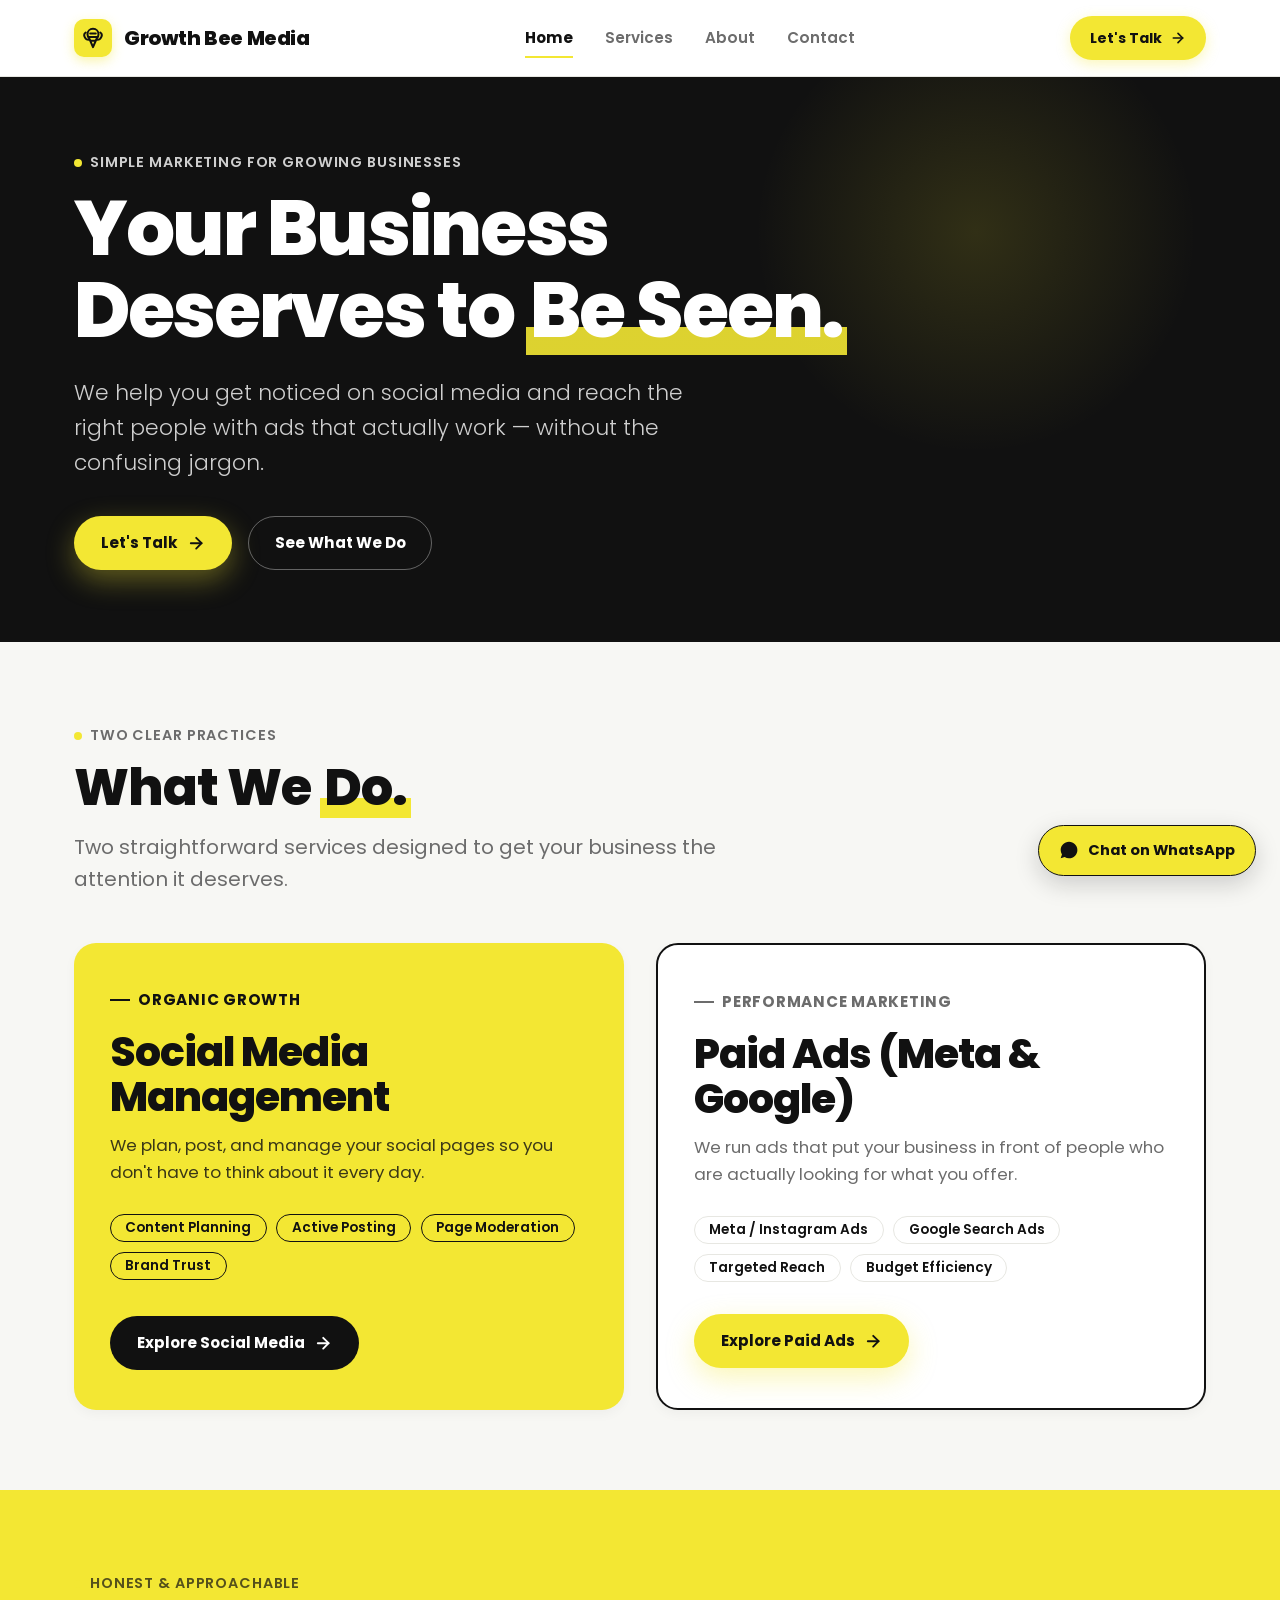
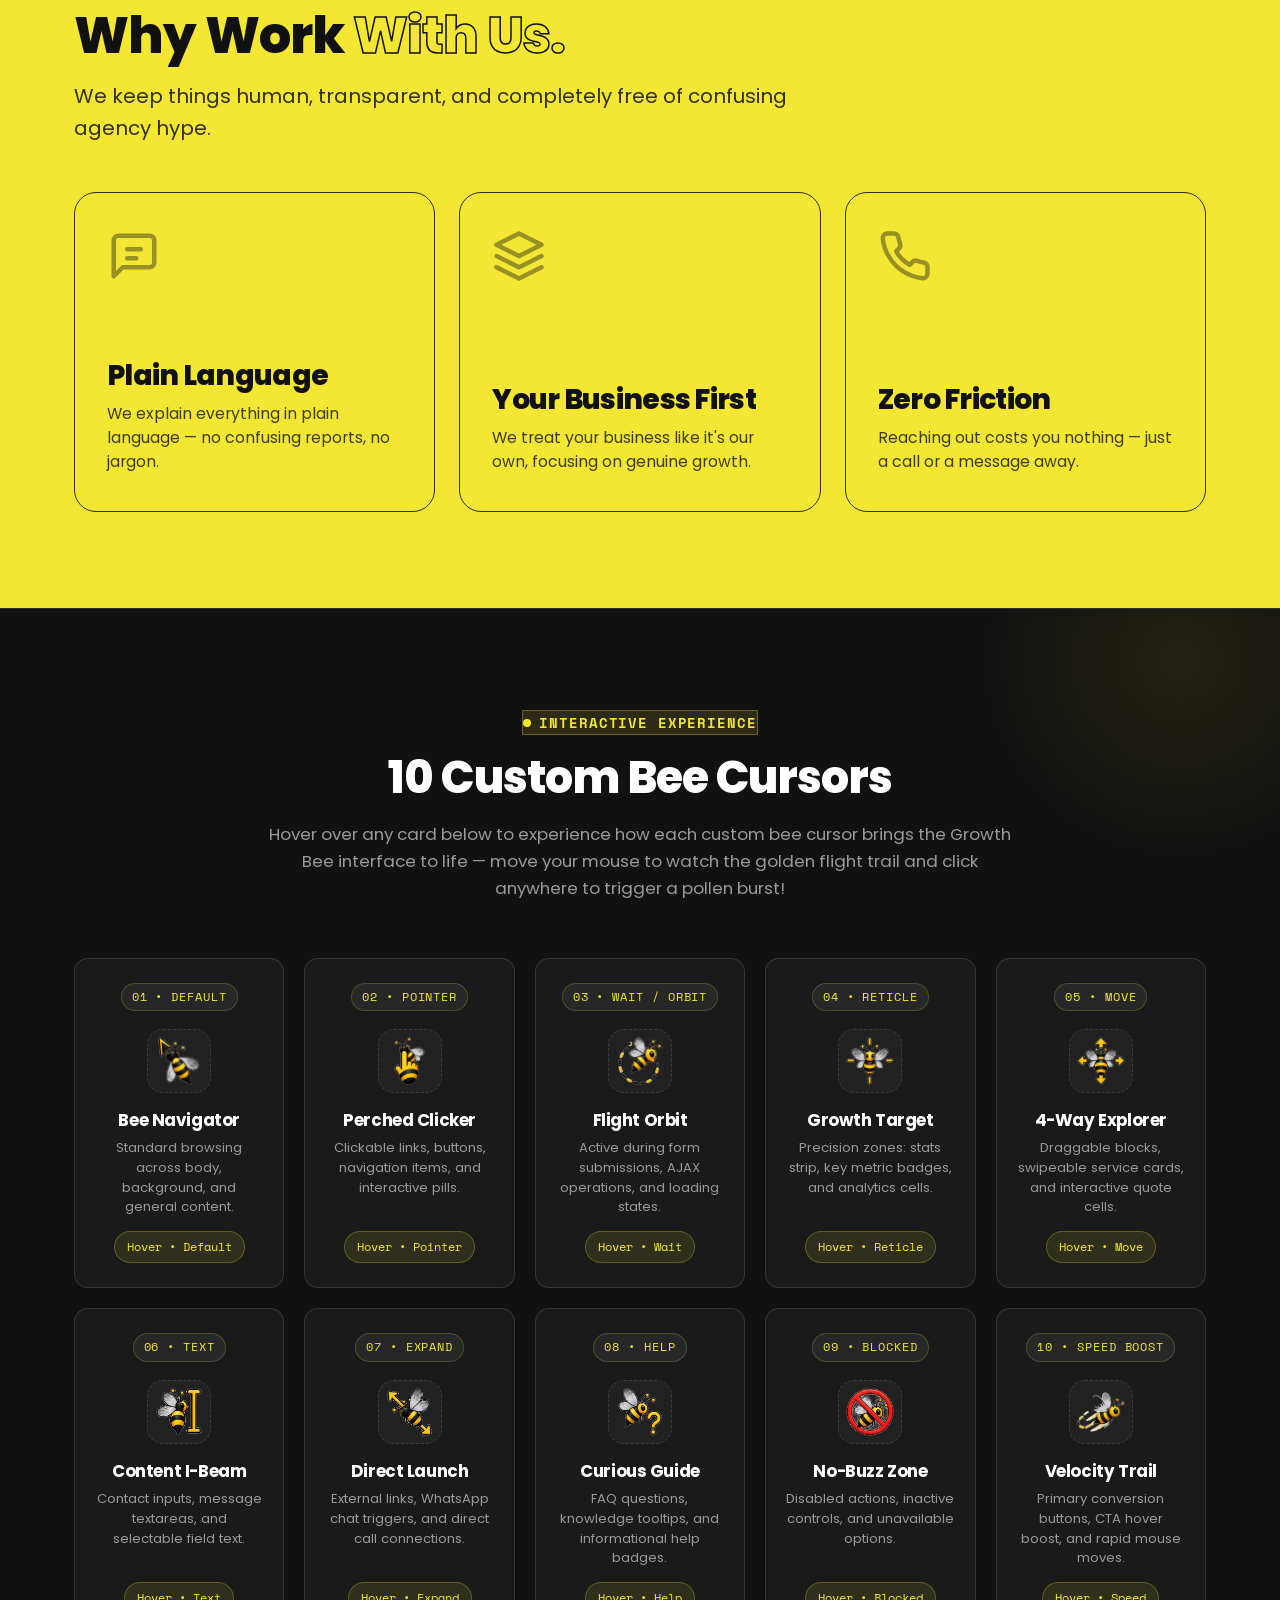
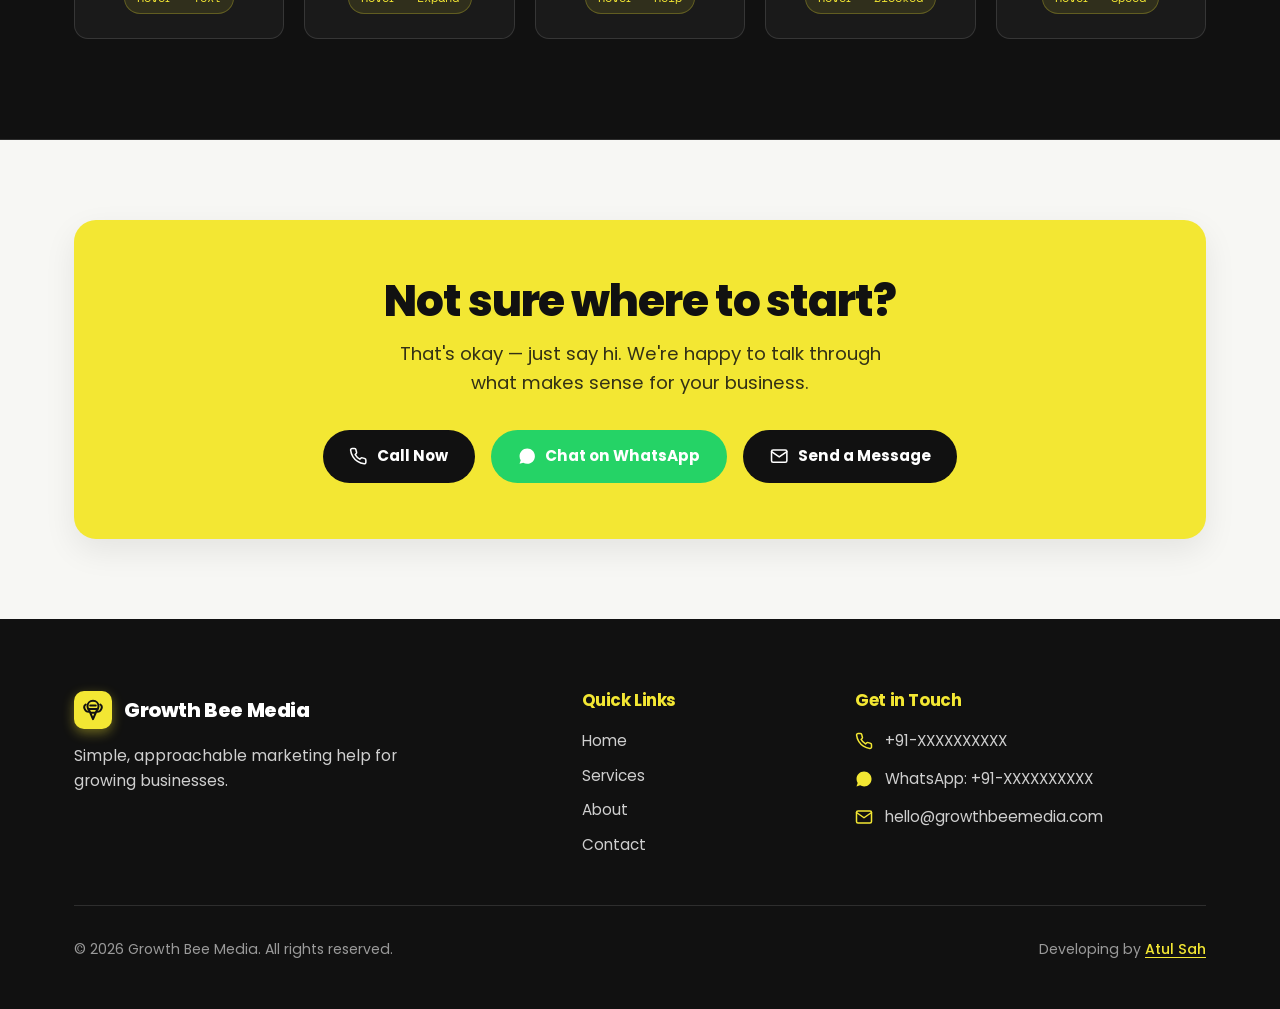
<file: index.html>
<!DOCTYPE html>
<html lang="en">
<head>
  <meta charset="UTF-8">
  <meta name="viewport" content="width=device-width, initial-scale=1.0">
  <title>Growth Bee Media — Social Media Management & Paid Ads for Growing Businesses</title>
  <meta name="description" content="Friendly, jargon-free social media management and paid ads for local businesses, D2C brands, and creators. We help your business get noticed.">
  
  <!-- Google Fonts: Poppins & Space Mono -->
  <link rel="preconnect" href="https://fonts.googleapis.com">
  <link rel="preconnect" href="https://fonts.gstatic.com" crossorigin>
  <link href="https://fonts.googleapis.com/css2?family=Poppins:wght@300;400;500;600;700;800;900&family=Space+Mono:wght@400;700&display=swap" rel="stylesheet">
  
  <!-- Favicon -->
  <link rel="icon" type="image/svg+xml" href="images/favicon.svg">
  
  <!-- Global Stylesheet -->
  <link rel="stylesheet" href="css/style.css">
</head>
<body>

  <!-- Site Header -->
  <header class="site-header">
    <div class="wrap header-row">
      <!-- Brand Wordmark / Logo -->
      <a href="index.html" class="brand-logo" aria-label="Growth Bee Media Home">
        <div class="brand-icon">
          <!-- Geometric Bee SVG Icon -->
          <svg viewBox="0 0 24 24" fill="none" stroke="currentColor" stroke-width="2.2" stroke-linecap="round" stroke-linejoin="round">
            <path d="M12 2C8.5 2 6 4.5 6 8c0 2 .8 3.8 2.2 5.1L12 22l3.8-8.9C17.2 11.8 18 10 18 8c0-3.5-2.5-6-6-6z"/>
            <path d="M9 7h6"/>
            <path d="M8 11h8"/>
            <path d="M10 15h4"/>
            <path d="M4 6c-1.5 1-2 3-1 5 1.5 3 4 3 4 3"/>
            <path d="M20 6c1.5 1 2 3 1 5-1.5 3-4 3-4 3"/>
          </svg>
        </div>
        <span>Growth Bee Media</span>
      </a>

      <!-- Desktop Navigation -->
      <nav class="nav-menu" aria-label="Primary Navigation">
        <a href="index.html" class="nav-link active">Home</a>
        <a href="services.html" class="nav-link">Services</a>
        <a href="about.html" class="nav-link">About</a>
        <a href="contact.html" class="nav-link">Contact</a>
      </nav>

      <!-- Header Actions -->
      <div class="header-actions">
        <a href="contact.html" class="btn-header-cta" aria-label="Call or WhatsApp Growth Bee Media">
          <span>Let's Talk</span>
          <svg viewBox="0 0 24 24" fill="none" stroke="currentColor" stroke-width="2.5" stroke-linecap="round" stroke-linejoin="round">
            <line x1="5" y1="12" x2="19" y2="12"/>
            <polyline points="12 5 19 12 12 19"/>
          </svg>
        </a>

        <!-- Mobile Toggle Button -->
        <button type="button" class="nav-toggle-btn" id="navToggleBtn" aria-label="Toggle navigation menu" aria-expanded="false">
          <svg class="icon-hamburger" viewBox="0 0 24 24" fill="none" stroke="currentColor" stroke-width="2" stroke-linecap="round" stroke-linejoin="round">
            <line x1="3" y1="12" x2="21" y2="12"/>
            <line x1="3" y1="6" x2="21" y2="6"/>
            <line x1="3" y1="18" x2="21" y2="18"/>
          </svg>
          <svg class="icon-close" style="display: none;" viewBox="0 0 24 24" fill="none" stroke="currentColor" stroke-width="2" stroke-linecap="round" stroke-linejoin="round">
            <line x1="18" y1="6" x2="6" y2="18"/>
            <line x1="6" y1="6" x2="18" y2="18"/>
          </svg>
        </button>
      </div>
    </div>

    <!-- Mobile Drawer Menu -->
    <div class="mobile-nav-drawer" id="mobileNavDrawer">
      <nav class="mobile-nav-links">
        <a href="index.html" class="active">Home</a>
        <a href="services.html">Services</a>
        <a href="about.html">About</a>
        <a href="contact.html">Contact</a>
      </nav>
      <div class="mobile-nav-actions">
        <a href="https://wa.me/91XXXXXXXXXX?text=Hi!%20I'm%20interested%20in%20Growth%20Bee%20Media's%20services%20—%20can%20we%20talk?" class="btn btn-whatsapp btn-full" target="_blank" rel="noopener">
          <svg viewBox="0 0 24 24" fill="currentColor">
            <path d="M17.472 14.382c-.301-.15-1.78-.878-2.056-.978-.276-.1-.477-.15-.678.15-.2.3-.778.978-.954 1.179-.175.2-.351.226-.652.075-.301-.15-1.272-.469-2.423-1.496-.895-.798-1.5-1.783-1.676-2.084-.175-.301-.019-.464.132-.614.136-.135.301-.351.451-.527.15-.175.2-.301.3-.501.1-.2.05-.376-.025-.526-.075-.15-.678-1.636-.929-2.242-.244-.59-.493-.51-.678-.52l-.578-.01c-.2 0-.527.075-.803.376s-1.054 1.03-1.054 2.51 1.079 2.91 1.23 3.11c.15.201 2.124 3.243 5.145 4.548.719.311 1.28.497 1.718.636.722.23 1.379.197 1.899.12.579-.087 1.78-.727 2.03-1.43.251-.703.251-1.305.176-1.43-.076-.126-.276-.201-.577-.352zM12.04 2C6.51 2 2.02 6.49 2.02 12.02c0 1.95.56 3.77 1.54 5.31L2 22l4.81-1.52a9.98 9.98 0 0 0 5.23 1.48c5.53 0 10.02-4.49 10.02-10.02S17.57 2 12.04 2z"/>
          </svg>
          <span>Chat on WhatsApp</span>
        </a>
        <a href="tel:+91XXXXXXXXXX" class="btn btn-ghost-dark btn-full">
          <svg viewBox="0 0 24 24" fill="none" stroke="currentColor" stroke-width="2" stroke-linecap="round" stroke-linejoin="round">
            <path d="M22 16.92v3a2 2 0 0 1-2.18 2 19.79 19.79 0 0 1-8.63-3.07 19.5 19.5 0 0 1-6-6 19.79 19.79 0 0 1-3.07-8.67A2 2 0 0 1 4.11 2h3a2 2 0 0 1 2 1.72 12.84 12.84 0 0 0 .7 2.81 2 2 0 0 1-.45 2.11L8.09 9.91a16 16 0 0 0 6 6l1.27-1.27a2 2 0 0 1 2.11-.45 12.84 12.84 0 0 0 2.81.7A2 2 0 0 1 22 16.92z"/>
          </svg>
          <span>Call Us Now</span>
        </a>
      </div>
    </div>
  </header>

  <main>
    <!-- High-Impact Dark Hero Section -->
    <section class="hero">
      <div class="hero-glow"></div>
      <div class="wrap">
        <div class="hero-content">
          <div class="eyebrow dark">
            <span>Simple Marketing For Growing Businesses</span>
          </div>

          <h1 class="hero-title">
            Your Business Deserves to <span class="y-highlight">Be Seen.</span>
          </h1>

          <p class="hero-lead">
            We help you get noticed on social media and reach the right people with ads that actually work — without the confusing jargon.
          </p>

          <div class="btn-group">
            <a href="contact.html" class="btn btn-yellow">
              <span>Let's Talk</span>
              <svg viewBox="0 0 24 24" fill="none" stroke="currentColor" stroke-width="2.5" stroke-linecap="round" stroke-linejoin="round">
                <line x1="5" y1="12" x2="19" y2="12"/>
                <polyline points="12 5 19 12 12 19"/>
              </svg>
            </a>

            <a href="services.html" class="btn btn-ghost-white">
              <span>See What We Do</span>
            </a>
          </div>
        </div>
      </div>
    </section>

    <!-- Services (Two Core Practices) -->
    <section class="section">
      <div class="wrap">
        <div class="eyebrow">Two Clear Practices</div>
        <h2 class="sec-title">What We <span class="y-highlight">Do.</span></h2>
        <p class="lead">Two straightforward services designed to get your business the attention it deserves.</p>

        <div class="practice-grid">
          <!-- Practice Card 1: Electric Brand Yellow (SMM) -->
          <div class="practice-card hive-yellow">
            <div>
              <div class="practice-kicker">Organic Growth</div>
              <h3>Social Media Management</h3>
              <p>We plan, post, and manage your social pages so you don't have to think about it every day.</p>
              
              <div class="practice-tags">
                <span class="tag-pill dark-outline">Content Planning</span>
                <span class="tag-pill dark-outline">Active Posting</span>
                <span class="tag-pill dark-outline">Page Moderation</span>
                <span class="tag-pill dark-outline">Brand Trust</span>
              </div>
            </div>

            <a href="services.html#smm" class="btn btn-dark">
              <span>Explore Social Media</span>
              <svg viewBox="0 0 24 24" fill="none" stroke="currentColor" stroke-width="2.5" stroke-linecap="round" stroke-linejoin="round">
                <line x1="5" y1="12" x2="19" y2="12"/>
                <polyline points="12 5 19 12 12 19"/>
              </svg>
            </a>
          </div>

          <!-- Practice Card 2: Field Grid Card (Paid Ads) -->
          <div class="practice-card field-grid">
            <div>
              <div class="practice-kicker" style="color: var(--gray);">Performance Marketing</div>
              <h3>Paid Ads (Meta & Google)</h3>
              <p>We run ads that put your business in front of people who are actually looking for what you offer.</p>

              <div class="practice-tags">
                <span class="tag-pill white-fill">Meta / Instagram Ads</span>
                <span class="tag-pill white-fill">Google Search Ads</span>
                <span class="tag-pill white-fill">Targeted Reach</span>
                <span class="tag-pill white-fill">Budget Efficiency</span>
              </div>
            </div>

            <a href="services.html#ads" class="btn btn-yellow">
              <span>Explore Paid Ads</span>
              <svg viewBox="0 0 24 24" fill="none" stroke="currentColor" stroke-width="2.5" stroke-linecap="round" stroke-linejoin="round">
                <line x1="5" y1="12" x2="19" y2="12"/>
                <polyline points="12 5 19 12 12 19"/>
              </svg>
            </a>
          </div>
        </div>
      </div>
    </section>

    <!-- "Wired For Growth" / Why Work With Us Section -->
    <section class="wired-section">
      <div class="wrap">
        <div class="eyebrow" style="color: rgba(17,17,17,0.7);">Honest & Approachable</div>
        <h2 class="sec-title">Why Work <span class="hollow-text">With Us.</span></h2>
        <p class="lead" style="color: rgba(17,17,17,0.85);">We keep things human, transparent, and completely free of confusing agency hype.</p>

        <div class="wired-grid">
          <!-- Cell 1 -->
          <div class="wired-cell">
            <div class="wired-icon-art">
              <svg viewBox="0 0 24 24" fill="none" stroke="currentColor" stroke-width="2" stroke-linecap="round" stroke-linejoin="round">
                <path d="M21 15a2 2 0 0 1-2 2H7l-4 4V5a2 2 0 0 1 2-2h14a2 2 0 0 1 2 2z"/>
                <line x1="9" y1="9" x2="15" y2="9"/>
                <line x1="9" y1="13" x2="13" y2="13"/>
              </svg>
            </div>
            <div>
              <h3 class="wired-cell-title">Plain Language</h3>
              <p class="wired-cell-copy">We explain everything in plain language — no confusing reports, no jargon.</p>
            </div>
          </div>

          <!-- Cell 2 -->
          <div class="wired-cell">
            <div class="wired-icon-art">
              <svg viewBox="0 0 24 24" fill="none" stroke="currentColor" stroke-width="2" stroke-linecap="round" stroke-linejoin="round">
                <path d="M12 2L2 7l10 5 10-5-10-5zM2 17l10 5 10-5M2 12l10 5 10-5"/>
              </svg>
            </div>
            <div>
              <h3 class="wired-cell-title">Your Business First</h3>
              <p class="wired-cell-copy">We treat your business like it's our own, focusing on genuine growth.</p>
            </div>
          </div>

          <!-- Cell 3 -->
          <div class="wired-cell">
            <div class="wired-icon-art">
              <svg viewBox="0 0 24 24" fill="none" stroke="currentColor" stroke-width="2" stroke-linecap="round" stroke-linejoin="round">
                <path d="M22 16.92v3a2 2 0 0 1-2.18 2 19.79 19.79 0 0 1-8.63-3.07 19.5 19.5 0 0 1-6-6 19.79 19.79 0 0 1-3.07-8.67A2 2 0 0 1 4.11 2h3a2 2 0 0 1 2 1.72 12.84 12.84 0 0 0 .7 2.81 2 2 0 0 1-.45 2.11L8.09 9.91a16 16 0 0 0 6 6l1.27-1.27a2 2 0 0 1 2.11-.45 12.84 12.84 0 0 0 2.81.7A2 2 0 0 1 22 16.92z"/>
              </svg>
            </div>
            <div>
              <h3 class="wired-cell-title">Zero Friction</h3>
              <p class="wired-cell-copy">Reaching out costs you nothing — just a call or a message away.</p>
            </div>
          </div>
        </div>
      </div>
    </section>

    <!-- Interactive 10 Bee Cursor Showcase / Sandbox -->
    <section class="cursor-showcase-section" id="bee-cursors">
      <div class="wrap">
        <div class="cursor-showcase-header">
          <div class="eyebrow mono">Interactive Experience</div>
          <h2>10 Custom Bee Cursors</h2>
          <p>Hover over any card below to experience how each custom bee cursor brings the Growth Bee interface to life — move your mouse to watch the golden flight trail and click anywhere to trigger a pollen burst!</p>
        </div>

        <div class="cursor-showcase-grid">
          <!-- 1. Default -->
          <div class="cursor-card" data-cursor="default">
            <span class="cursor-card-badge">01 &bull; Default</span>
            <div class="cursor-card-img-wrap">
              <img src="images/cursors/cursor-default-hd.png" alt="Default Bee Cursor">
            </div>
            <h3 class="cursor-card-title">Bee Navigator</h3>
            <p class="cursor-card-desc">Standard browsing across body, background, and general content.</p>
            <span class="cursor-card-trigger">Hover &bull; Default</span>
          </div>

          <!-- 2. Pointer -->
          <div class="cursor-card" data-cursor="pointer">
            <span class="cursor-card-badge">02 &bull; Pointer</span>
            <div class="cursor-card-img-wrap">
              <img src="images/cursors/cursor-pointer-hd.png" alt="Pointer Bee Cursor">
            </div>
            <h3 class="cursor-card-title">Perched Clicker</h3>
            <p class="cursor-card-desc">Clickable links, buttons, navigation items, and interactive pills.</p>
            <span class="cursor-card-trigger">Hover &bull; Pointer</span>
          </div>

          <!-- 3. Wait -->
          <div class="cursor-card" data-cursor="wait">
            <span class="cursor-card-badge">03 &bull; Wait / Orbit</span>
            <div class="cursor-card-img-wrap">
              <img src="images/cursors/cursor-wait-hd.png" alt="Wait Bee Cursor">
            </div>
            <h3 class="cursor-card-title">Flight Orbit</h3>
            <p class="cursor-card-desc">Active during form submissions, AJAX operations, and loading states.</p>
            <span class="cursor-card-trigger">Hover &bull; Wait</span>
          </div>

          <!-- 4. Crosshair -->
          <div class="cursor-card" data-cursor="crosshair">
            <span class="cursor-card-badge">04 &bull; Reticle</span>
            <div class="cursor-card-img-wrap">
              <img src="images/cursors/cursor-crosshair-hd.png" alt="Crosshair Bee Cursor">
            </div>
            <h3 class="cursor-card-title">Growth Target</h3>
            <p class="cursor-card-desc">Precision zones: stats strip, key metric badges, and analytics cells.</p>
            <span class="cursor-card-trigger">Hover &bull; Reticle</span>
          </div>

          <!-- 5. Move -->
          <div class="cursor-card" data-cursor="move">
            <span class="cursor-card-badge">05 &bull; Move</span>
            <div class="cursor-card-img-wrap">
              <img src="images/cursors/cursor-move-hd.png" alt="Move Bee Cursor">
            </div>
            <h3 class="cursor-card-title">4-Way Explorer</h3>
            <p class="cursor-card-desc">Draggable blocks, swipeable service cards, and interactive quote cells.</p>
            <span class="cursor-card-trigger">Hover &bull; Move</span>
          </div>

          <!-- 6. Text -->
          <div class="cursor-card" data-cursor="text">
            <span class="cursor-card-badge">06 &bull; Text</span>
            <div class="cursor-card-img-wrap">
              <img src="images/cursors/cursor-text-hd.png" alt="Text Bee Cursor">
            </div>
            <h3 class="cursor-card-title">Content I-Beam</h3>
            <p class="cursor-card-desc">Contact inputs, message textareas, and selectable field text.</p>
            <span class="cursor-card-trigger">Hover &bull; Text</span>
          </div>

          <!-- 7. Expand -->
          <div class="cursor-card" data-cursor="expand">
            <span class="cursor-card-badge">07 &bull; Expand</span>
            <div class="cursor-card-img-wrap">
              <img src="images/cursors/cursor-expand-hd.png" alt="Expand Bee Cursor">
            </div>
            <h3 class="cursor-card-title">Direct Launch</h3>
            <p class="cursor-card-desc">External links, WhatsApp chat triggers, and direct call connections.</p>
            <span class="cursor-card-trigger">Hover &bull; Expand</span>
          </div>

          <!-- 8. Help -->
          <div class="cursor-card" data-cursor="help">
            <span class="cursor-card-badge">08 &bull; Help</span>
            <div class="cursor-card-img-wrap">
              <img src="images/cursors/cursor-help-hd.png" alt="Help Bee Cursor">
            </div>
            <h3 class="cursor-card-title">Curious Guide</h3>
            <p class="cursor-card-desc">FAQ questions, knowledge tooltips, and informational help badges.</p>
            <span class="cursor-card-trigger">Hover &bull; Help</span>
          </div>

          <!-- 9. Not-Allowed -->
          <div class="cursor-card" data-cursor="not-allowed">
            <span class="cursor-card-badge">09 &bull; Blocked</span>
            <div class="cursor-card-img-wrap">
              <img src="images/cursors/cursor-not-allowed-hd.png" alt="Blocked Bee Cursor">
            </div>
            <h3 class="cursor-card-title">No-Buzz Zone</h3>
            <p class="cursor-card-desc">Disabled actions, inactive controls, and unavailable options.</p>
            <span class="cursor-card-trigger">Hover &bull; Blocked</span>
          </div>

          <!-- 10. Speed -->
          <div class="cursor-card" data-cursor="speed">
            <span class="cursor-card-badge">10 &bull; Speed Boost</span>
            <div class="cursor-card-img-wrap">
              <img src="images/cursors/cursor-speed-hd.png" alt="Speed Boost Bee Cursor">
            </div>
            <h3 class="cursor-card-title">Velocity Trail</h3>
            <p class="cursor-card-desc">Primary conversion buttons, CTA hover boost, and rapid mouse moves.</p>
            <span class="cursor-card-trigger">Hover &bull; Speed</span>
          </div>
        </div>
      </div>
    </section>

    <!-- Closing CTA Banner -->
    <section class="section">
      <div class="wrap">
        <div class="closing-banner">
          <h2>Not sure where to start?</h2>
          <p>That's okay — just say hi. We're happy to talk through what makes sense for your business.</p>
          
          <div class="btn-group center">
            <a href="tel:+91XXXXXXXXXX" class="btn btn-dark">
              <svg viewBox="0 0 24 24" fill="none" stroke="currentColor" stroke-width="2" stroke-linecap="round" stroke-linejoin="round">
                <path d="M22 16.92v3a2 2 0 0 1-2.18 2 19.79 19.79 0 0 1-8.63-3.07 19.5 19.5 0 0 1-6-6 19.79 19.79 0 0 1-3.07-8.67A2 2 0 0 1 4.11 2h3a2 2 0 0 1 2 1.72 12.84 12.84 0 0 0 .7 2.81 2 2 0 0 1-.45 2.11L8.09 9.91a16 16 0 0 0 6 6l1.27-1.27a2 2 0 0 1 2.11-.45 12.84 12.84 0 0 0 2.81.7A2 2 0 0 1 22 16.92z"/>
              </svg>
              <span>Call Now</span>
            </a>

            <a href="https://wa.me/91XXXXXXXXXX?text=Hi!%20I'm%20interested%20in%20Growth%20Bee%20Media's%20services%20—%20can%20we%20talk?" class="btn btn-whatsapp" target="_blank" rel="noopener">
              <svg viewBox="0 0 24 24" fill="currentColor">
                <path d="M17.472 14.382c-.301-.15-1.78-.878-2.056-.978-.276-.1-.477-.15-.678.15-.2.3-.778.978-.954 1.179-.175.2-.351.226-.652.075-.301-.15-1.272-.469-2.423-1.496-.895-.798-1.5-1.783-1.676-2.084-.175-.301-.019-.464.132-.614.136-.135.301-.351.451-.527.15-.175.2-.301.3-.501.1-.2.05-.376-.025-.526-.075-.15-.678-1.636-.929-2.242-.244-.59-.493-.51-.678-.52l-.578-.01c-.2 0-.527.075-.803.376s-1.054 1.03-1.054 2.51 1.079 2.91 1.23 3.11c.15.201 2.124 3.243 5.145 4.548.719.311 1.28.497 1.718.636.722.23 1.379.197 1.899.12.579-.087 1.78-.727 2.03-1.43.251-.703.251-1.305.176-1.43-.076-.126-.276-.201-.577-.352zM12.04 2C6.51 2 2.02 6.49 2.02 12.02c0 1.95.56 3.77 1.54 5.31L2 22l4.81-1.52a9.98 9.98 0 0 0 5.23 1.48c5.53 0 10.02-4.49 10.02-10.02S17.57 2 12.04 2z"/>
              </svg>
              <span>Chat on WhatsApp</span>
            </a>

            <a href="contact.html" class="btn btn-dark">
              <svg viewBox="0 0 24 24" fill="none" stroke="currentColor" stroke-width="2" stroke-linecap="round" stroke-linejoin="round">
                <path d="M4 4h16c1.1 0 2 .9 2 2v12c0 1.1-.9 2-2 2H4c-1.1 0-2-.9-2-2V6c0-1.1.9-2 2-2z"/>
                <polyline points="22,6 12,13 2,6"/>
              </svg>
              <span>Send a Message</span>
            </a>
          </div>
        </div>
      </div>
    </section>
  </main>

  <!-- Persistent Floating WhatsApp Badge -->
  <a href="https://wa.me/91XXXXXXXXXX?text=Hi!%20I'm%20interested%20in%20Growth%20Bee%20Media's%20services%20—%20can%20we%20talk?" class="floating-contact-btn" target="_blank" rel="noopener" aria-label="Chat directly on WhatsApp">
    <svg viewBox="0 0 24 24" fill="currentColor">
      <path d="M17.472 14.382c-.301-.15-1.78-.878-2.056-.978-.276-.1-.477-.15-.678.15-.2.3-.778.978-.954 1.179-.175.2-.351.226-.652.075-.301-.15-1.272-.469-2.423-1.496-.895-.798-1.5-1.783-1.676-2.084-.175-.301-.019-.464.132-.614.136-.135.301-.351.451-.527.15-.175.2-.301.3-.501.1-.2.05-.376-.025-.526-.075-.15-.678-1.636-.929-2.242-.244-.59-.493-.51-.678-.52l-.578-.01c-.2 0-.527.075-.803.376s-1.054 1.03-1.054 2.51 1.079 2.91 1.23 3.11c.15.201 2.124 3.243 5.145 4.548.719.311 1.28.497 1.718.636.722.23 1.379.197 1.899.12.579-.087 1.78-.727 2.03-1.43.251-.703.251-1.305.176-1.43-.076-.126-.276-.201-.577-.352zM12.04 2C6.51 2 2.02 6.49 2.02 12.02c0 1.95.56 3.77 1.54 5.31L2 22l4.81-1.52a9.98 9.98 0 0 0 5.23 1.48c5.53 0 10.02-4.49 10.02-10.02S17.57 2 12.04 2z"/>
    </svg>
    <span>Chat on WhatsApp</span>
  </a>

  <!-- Site Footer -->
  <footer class="site-footer">
    <div class="wrap">
      <div class="footer-grid">
        <div class="footer-brand">
          <a href="index.html" class="brand-logo" aria-label="Growth Bee Media Home">
            <div class="brand-icon">
              <svg viewBox="0 0 24 24" fill="none" stroke="currentColor" stroke-width="2.2" stroke-linecap="round" stroke-linejoin="round">
                <path d="M12 2C8.5 2 6 4.5 6 8c0 2 .8 3.8 2.2 5.1L12 22l3.8-8.9C17.2 11.8 18 10 18 8c0-3.5-2.5-6-6-6z"/>
                <path d="M9 7h6"/>
                <path d="M8 11h8"/>
                <path d="M10 15h4"/>
                <path d="M4 6c-1.5 1-2 3-1 5 1.5 3 4 3 4 3"/>
                <path d="M20 6c1.5 1 2 3 1 5-1.5 3-4 3-4 3"/>
              </svg>
            </div>
            <span>Growth Bee Media</span>
          </a>
          <p>Simple, approachable marketing help for growing businesses.</p>
        </div>

        <div>
          <h3 class="footer-heading">Quick Links</h3>
          <nav class="footer-links">
            <a href="index.html">Home</a>
            <a href="services.html">Services</a>
            <a href="about.html">About</a>
            <a href="contact.html">Contact</a>
          </nav>
        </div>

        <div>
          <h3 class="footer-heading">Get in Touch</h3>
          <div class="footer-contact-list">
            <a href="tel:+91XXXXXXXXXX" class="footer-contact-item">
              <svg viewBox="0 0 24 24" fill="none" stroke="currentColor" stroke-width="2" stroke-linecap="round" stroke-linejoin="round">
                <path d="M22 16.92v3a2 2 0 0 1-2.18 2 19.79 19.79 0 0 1-8.63-3.07 19.5 19.5 0 0 1-6-6 19.79 19.79 0 0 1-3.07-8.67A2 2 0 0 1 4.11 2h3a2 2 0 0 1 2 1.72 12.84 12.84 0 0 0 .7 2.81 2 2 0 0 1-.45 2.11L8.09 9.91a16 16 0 0 0 6 6l1.27-1.27a2 2 0 0 1 2.11-.45 12.84 12.84 0 0 0 2.81.7A2 2 0 0 1 22 16.92z"/>
              </svg>
              <span>+91-XXXXXXXXXX</span>
            </a>

            <a href="https://wa.me/91XXXXXXXXXX?text=Hi!%20I'm%20interested%20in%20Growth%20Bee%20Media's%20services%20—%20can%20we%20talk?" class="footer-contact-item" target="_blank" rel="noopener">
              <svg viewBox="0 0 24 24" fill="currentColor">
                <path d="M17.472 14.382c-.301-.15-1.78-.878-2.056-.978-.276-.1-.477-.15-.678.15-.2.3-.778.978-.954 1.179-.175.2-.351.226-.652.075-.301-.15-1.272-.469-2.423-1.496-.895-.798-1.5-1.783-1.676-2.084-.175-.301-.019-.464.132-.614.136-.135.301-.351.451-.527.15-.175.2-.301.3-.501.1-.2.05-.376-.025-.526-.075-.15-.678-1.636-.929-2.242-.244-.59-.493-.51-.678-.52l-.578-.01c-.2 0-.527.075-.803.376s-1.054 1.03-1.054 2.51 1.079 2.91 1.23 3.11c.15.201 2.124 3.243 5.145 4.548.719.311 1.28.497 1.718.636.722.23 1.379.197 1.899.12.579-.087 1.78-.727 2.03-1.43.251-.703.251-1.305.176-1.43-.076-.126-.276-.201-.577-.352zM12.04 2C6.51 2 2.02 6.49 2.02 12.02c0 1.95.56 3.77 1.54 5.31L2 22l4.81-1.52a9.98 9.98 0 0 0 5.23 1.48c5.53 0 10.02-4.49 10.02-10.02S17.57 2 12.04 2z"/>
              </svg>
              <span>WhatsApp: +91-XXXXXXXXXX</span>
            </a>

            <a href="mailto:hello@growthbeemedia.com" class="footer-contact-item">
              <svg viewBox="0 0 24 24" fill="none" stroke="currentColor" stroke-width="2" stroke-linecap="round" stroke-linejoin="round">
                <path d="M4 4h16c1.1 0 2 .9 2 2v12c0 1.1-.9 2-2 2H4c-1.1 0-2-.9-2-2V6c0-1.1.9-2 2-2z"/>
                <polyline points="22,6 12,13 2,6"/>
              </svg>
              <span>hello@growthbeemedia.com</span>
            </a>
          </div>
        </div>
      </div>

      <div class="footer-bottom">
        <p>&copy; 2026 Growth Bee Media. All rights reserved.</p>
        <p>Developing by <a href="https://atulsah.in" target="_blank" rel="noopener" class="footer-dev-link">Atul Sah</a></p>
      </div>
    </div>
  </footer>

  <!-- Main JavaScript & Bee Cursor Motion Engine -->
  <script src="js/main.js"></script>
  <script src="js/bee-cursor.js"></script>
</body>
</html>
</file>
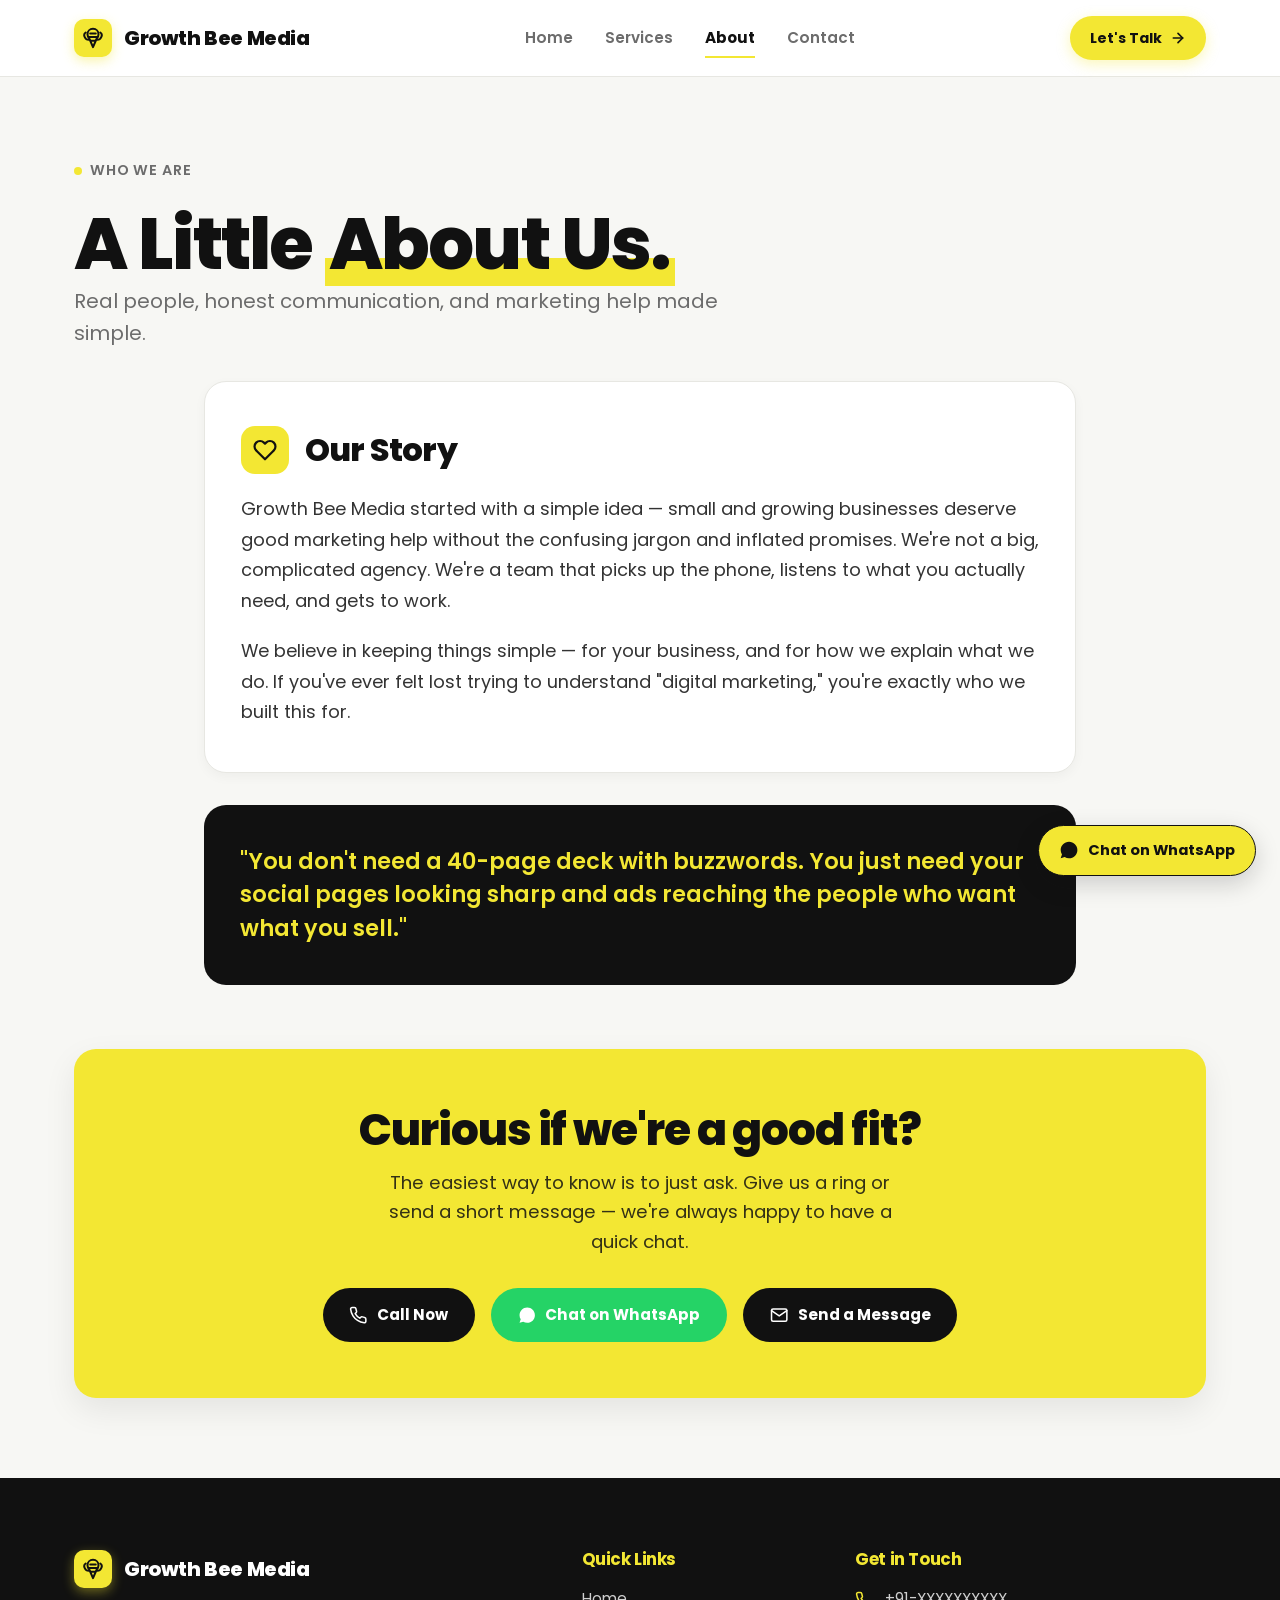
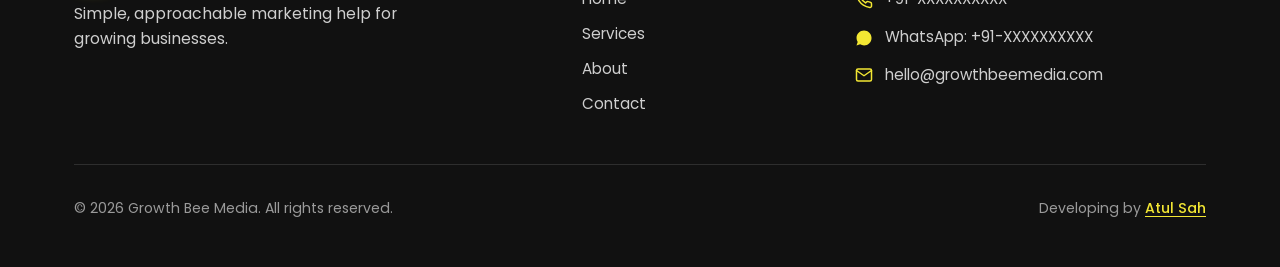
<file: about.html>
<!DOCTYPE html>
<html lang="en">
<head>
  <meta charset="UTF-8">
  <meta name="viewport" content="width=device-width, initial-scale=1.0">
  <title>About Us — Growth Bee Media</title>
  <meta name="description" content="Learn about Growth Bee Media. We are a friendly, no-nonsense team dedicated to helping businesses grow through simple social media and effective ads.">
  
  <!-- Google Fonts: Poppins & Space Mono -->
  <link rel="preconnect" href="https://fonts.googleapis.com">
  <link rel="preconnect" href="https://fonts.gstatic.com" crossorigin>
  <link href="https://fonts.googleapis.com/css2?family=Poppins:wght@300;400;500;600;700;800;900&family=Space+Mono:wght@400;700&display=swap" rel="stylesheet">
  
  <!-- Favicon -->
  <link rel="icon" type="image/svg+xml" href="images/favicon.svg">
  
  <!-- Global Stylesheet -->
  <link rel="stylesheet" href="css/style.css">
</head>
<body>

  <!-- Site Header -->
  <header class="site-header">
    <div class="wrap header-row">
      <a href="index.html" class="brand-logo" aria-label="Growth Bee Media Home">
        <div class="brand-icon">
          <svg viewBox="0 0 24 24" fill="none" stroke="currentColor" stroke-width="2.2" stroke-linecap="round" stroke-linejoin="round">
            <path d="M12 2C8.5 2 6 4.5 6 8c0 2 .8 3.8 2.2 5.1L12 22l3.8-8.9C17.2 11.8 18 10 18 8c0-3.5-2.5-6-6-6z"/>
            <path d="M9 7h6"/>
            <path d="M8 11h8"/>
            <path d="M10 15h4"/>
            <path d="M4 6c-1.5 1-2 3-1 5 1.5 3 4 3 4 3"/>
            <path d="M20 6c1.5 1 2 3 1 5-1.5 3-4 3-4 3"/>
          </svg>
        </div>
        <span>Growth Bee Media</span>
      </a>

      <!-- Desktop Navigation -->
      <nav class="nav-menu" aria-label="Primary Navigation">
        <a href="index.html" class="nav-link">Home</a>
        <a href="services.html" class="nav-link">Services</a>
        <a href="about.html" class="nav-link active">About</a>
        <a href="contact.html" class="nav-link">Contact</a>
      </nav>

      <!-- Header Actions -->
      <div class="header-actions">
        <a href="contact.html" class="btn-header-cta" aria-label="Call or WhatsApp Growth Bee Media">
          <span>Let's Talk</span>
          <svg viewBox="0 0 24 24" fill="none" stroke="currentColor" stroke-width="2.5" stroke-linecap="round" stroke-linejoin="round">
            <line x1="5" y1="12" x2="19" y2="12"/>
            <polyline points="12 5 19 12 12 19"/>
          </svg>
        </a>

        <!-- Mobile Toggle Button -->
        <button type="button" class="nav-toggle-btn" id="navToggleBtn" aria-label="Toggle navigation menu" aria-expanded="false">
          <svg class="icon-hamburger" viewBox="0 0 24 24" fill="none" stroke="currentColor" stroke-width="2" stroke-linecap="round" stroke-linejoin="round">
            <line x1="3" y1="12" x2="21" y2="12"/>
            <line x1="3" y1="6" x2="21" y2="6"/>
            <line x1="3" y1="18" x2="21" y2="18"/>
          </svg>
          <svg class="icon-close" style="display: none;" viewBox="0 0 24 24" fill="none" stroke="currentColor" stroke-width="2" stroke-linecap="round" stroke-linejoin="round">
            <line x1="18" y1="6" x2="6" y2="18"/>
            <line x1="6" y1="6" x2="18" y2="18"/>
          </svg>
        </button>
      </div>
    </div>

    <!-- Mobile Drawer Menu -->
    <div class="mobile-nav-drawer" id="mobileNavDrawer">
      <nav class="mobile-nav-links">
        <a href="index.html">Home</a>
        <a href="services.html">Services</a>
        <a href="about.html" class="active">About</a>
        <a href="contact.html">Contact</a>
      </nav>
      <div class="mobile-nav-actions">
        <a href="https://wa.me/91XXXXXXXXXX?text=Hi!%20I'm%20interested%20in%20Growth%20Bee%20Media's%20services%20—%20can%20we%20talk?" class="btn btn-whatsapp btn-full" target="_blank" rel="noopener">
          <svg viewBox="0 0 24 24" fill="currentColor">
            <path d="M17.472 14.382c-.301-.15-1.78-.878-2.056-.978-.276-.1-.477-.15-.678.15-.2.3-.778.978-.954 1.179-.175.2-.351.226-.652.075-.301-.15-1.272-.469-2.423-1.496-.895-.798-1.5-1.783-1.676-2.084-.175-.301-.019-.464.132-.614.136-.135.301-.351.451-.527.15-.175.2-.301.3-.501.1-.2.05-.376-.025-.526-.075-.15-.678-1.636-.929-2.242-.244-.59-.493-.51-.678-.52l-.578-.01c-.2 0-.527.075-.803.376s-1.054 1.03-1.054 2.51 1.079 2.91 1.23 3.11c.15.201 2.124 3.243 5.145 4.548.719.311 1.28.497 1.718.636.722.23 1.379.197 1.899.12.579-.087 1.78-.727 2.03-1.43.251-.703.251-1.305.176-1.43-.076-.126-.276-.201-.577-.352zM12.04 2C6.51 2 2.02 6.49 2.02 12.02c0 1.95.56 3.77 1.54 5.31L2 22l4.81-1.52a9.98 9.98 0 0 0 5.23 1.48c5.53 0 10.02-4.49 10.02-10.02S17.57 2 12.04 2z"/>
          </svg>
          <span>Chat on WhatsApp</span>
        </a>
        <a href="tel:+91XXXXXXXXXX" class="btn btn-ghost-dark btn-full">
          <svg viewBox="0 0 24 24" fill="none" stroke="currentColor" stroke-width="2" stroke-linecap="round" stroke-linejoin="round">
            <path d="M22 16.92v3a2 2 0 0 1-2.18 2 19.79 19.79 0 0 1-8.63-3.07 19.5 19.5 0 0 1-6-6 19.79 19.79 0 0 1-3.07-8.67A2 2 0 0 1 4.11 2h3a2 2 0 0 1 2 1.72 12.84 12.84 0 0 0 .7 2.81 2 2 0 0 1-.45 2.11L8.09 9.91a16 16 0 0 0 6 6l1.27-1.27a2 2 0 0 1 2.11-.45 12.84 12.84 0 0 0 2.81.7A2 2 0 0 1 22 16.92z"/>
          </svg>
          <span>Call Us Now</span>
        </a>
      </div>
    </div>
  </header>

  <main>
    <!-- About Header Section -->
    <section class="section" style="padding-bottom: 2rem;">
      <div class="wrap">
        <div class="eyebrow">Who We Are</div>
        <h1 class="sec-title" style="margin-top: 0.5rem;">A Little <span class="y-highlight">About Us.</span></h1>
        <p class="lead">
          Real people, honest communication, and marketing help made simple.
        </p>
      </div>
    </section>

    <!-- Narrative & Story Content -->
    <section class="section" style="padding-top: 0; padding-bottom: 3rem;">
      <div class="wrap" style="max-width: 920px;">
        
        <article class="editorial-block">
          <div class="editorial-header">
            <div class="editorial-icon">
              <svg viewBox="0 0 24 24" fill="none" stroke="currentColor" stroke-width="2.2" stroke-linecap="round" stroke-linejoin="round">
                <path d="M20.84 4.61a5.5 5.5 0 0 0-7.78 0L12 5.67l-1.06-1.06a5.5 5.5 0 0 0-7.78 7.78l1.06 1.06L12 21.23l7.78-7.78 1.06-1.06a5.5 5.5 0 0 0 0-7.78z"/>
              </svg>
            </div>
            <h2>Our Story</h2>
          </div>

          <p>
            Growth Bee Media started with a simple idea — small and growing businesses deserve good marketing help without the confusing jargon and inflated promises. We're not a big, complicated agency. We're a team that picks up the phone, listens to what you actually need, and gets to work.
          </p>

          <p style="margin-top: 1.25rem;">
            We believe in keeping things simple — for your business, and for how we explain what we do. If you've ever felt lost trying to understand "digital marketing," you're exactly who we built this for.
          </p>
        </article>

        <!-- High-Impact Pull Quote -->
        <div class="pull-quote">
          <p>
            "You don't need a 40-page deck with buzzwords. You just need your social pages looking sharp and ads reaching the people who want what you sell."
          </p>
        </div>

      </div>
    </section>

    <!-- Closing CTA Section -->
    <section class="section" style="padding-top: 1rem; padding-bottom: 5rem;">
      <div class="wrap">
        <div class="closing-banner">
          <h2>Curious if we're a good fit?</h2>
          <p>The easiest way to know is to just ask. Give us a ring or send a short message — we're always happy to have a quick chat.</p>
          
          <div class="btn-group center">
            <a href="tel:+91XXXXXXXXXX" class="btn btn-dark">
              <svg viewBox="0 0 24 24" fill="none" stroke="currentColor" stroke-width="2" stroke-linecap="round" stroke-linejoin="round">
                <path d="M22 16.92v3a2 2 0 0 1-2.18 2 19.79 19.79 0 0 1-8.63-3.07 19.5 19.5 0 0 1-6-6 19.79 19.79 0 0 1-3.07-8.67A2 2 0 0 1 4.11 2h3a2 2 0 0 1 2 1.72 12.84 12.84 0 0 0 .7 2.81 2 2 0 0 1-.45 2.11L8.09 9.91a16 16 0 0 0 6 6l1.27-1.27a2 2 0 0 1 2.11-.45 12.84 12.84 0 0 0 2.81.7A2 2 0 0 1 22 16.92z"/>
              </svg>
              <span>Call Now</span>
            </a>

            <a href="https://wa.me/91XXXXXXXXXX?text=Hi!%20I'm%20interested%20in%20Growth%20Bee%20Media's%20services%20—%20can%20we%20talk?" class="btn btn-whatsapp" target="_blank" rel="noopener">
              <svg viewBox="0 0 24 24" fill="currentColor">
                <path d="M17.472 14.382c-.301-.15-1.78-.878-2.056-.978-.276-.1-.477-.15-.678.15-.2.3-.778.978-.954 1.179-.175.2-.351.226-.652.075-.301-.15-1.272-.469-2.423-1.496-.895-.798-1.5-1.783-1.676-2.084-.175-.301-.019-.464.132-.614.136-.135.301-.351.451-.527.15-.175.2-.301.3-.501.1-.2.05-.376-.025-.526-.075-.15-.678-1.636-.929-2.242-.244-.59-.493-.51-.678-.52l-.578-.01c-.2 0-.527.075-.803.376s-1.054 1.03-1.054 2.51 1.079 2.91 1.23 3.11c.15.201 2.124 3.243 5.145 4.548.719.311 1.28.497 1.718.636.722.23 1.379.197 1.899.12.579-.087 1.78-.727 2.03-1.43.251-.703.251-1.305.176-1.43-.076-.126-.276-.201-.577-.352zM12.04 2C6.51 2 2.02 6.49 2.02 12.02c0 1.95.56 3.77 1.54 5.31L2 22l4.81-1.52a9.98 9.98 0 0 0 5.23 1.48c5.53 0 10.02-4.49 10.02-10.02S17.57 2 12.04 2z"/>
              </svg>
              <span>Chat on WhatsApp</span>
            </a>

            <a href="contact.html" class="btn btn-dark">
              <svg viewBox="0 0 24 24" fill="none" stroke="currentColor" stroke-width="2" stroke-linecap="round" stroke-linejoin="round">
                <path d="M4 4h16c1.1 0 2 .9 2 2v12c0 1.1-.9 2-2 2H4c-1.1 0-2-.9-2-2V6c0-1.1.9-2 2-2z"/>
                <polyline points="22,6 12,13 2,6"/>
              </svg>
              <span>Send a Message</span>
            </a>
          </div>
        </div>
      </div>
    </section>
  </main>

  <!-- Persistent Floating WhatsApp Badge -->
  <a href="https://wa.me/91XXXXXXXXXX?text=Hi!%20I'm%20interested%20in%20Growth%20Bee%20Media's%20services%20—%20can%20we%20talk?" class="floating-contact-btn" target="_blank" rel="noopener" aria-label="Chat directly on WhatsApp">
    <svg viewBox="0 0 24 24" fill="currentColor">
      <path d="M17.472 14.382c-.301-.15-1.78-.878-2.056-.978-.276-.1-.477-.15-.678.15-.2.3-.778.978-.954 1.179-.175.2-.351.226-.652.075-.301-.15-1.272-.469-2.423-1.496-.895-.798-1.5-1.783-1.676-2.084-.175-.301-.019-.464.132-.614.136-.135.301-.351.451-.527.15-.175.2-.301.3-.501.1-.2.05-.376-.025-.526-.075-.15-.678-1.636-.929-2.242-.244-.59-.493-.51-.678-.52l-.578-.01c-.2 0-.527.075-.803.376s-1.054 1.03-1.054 2.51 1.079 2.91 1.23 3.11c.15.201 2.124 3.243 5.145 4.548.719.311 1.28.497 1.718.636.722.23 1.379.197 1.899.12.579-.087 1.78-.727 2.03-1.43.251-.703.251-1.305.176-1.43-.076-.126-.276-.201-.577-.352zM12.04 2C6.51 2 2.02 6.49 2.02 12.02c0 1.95.56 3.77 1.54 5.31L2 22l4.81-1.52a9.98 9.98 0 0 0 5.23 1.48c5.53 0 10.02-4.49 10.02-10.02S17.57 2 12.04 2z"/>
    </svg>
    <span>Chat on WhatsApp</span>
  </a>

  <!-- Site Footer -->
  <footer class="site-footer">
    <div class="wrap">
      <div class="footer-grid">
        <div class="footer-brand">
          <a href="index.html" class="brand-logo" aria-label="Growth Bee Media Home">
            <div class="brand-icon">
              <svg viewBox="0 0 24 24" fill="none" stroke="currentColor" stroke-width="2.2" stroke-linecap="round" stroke-linejoin="round">
                <path d="M12 2C8.5 2 6 4.5 6 8c0 2 .8 3.8 2.2 5.1L12 22l3.8-8.9C17.2 11.8 18 10 18 8c0-3.5-2.5-6-6-6z"/>
                <path d="M9 7h6"/>
                <path d="M8 11h8"/>
                <path d="M10 15h4"/>
                <path d="M4 6c-1.5 1-2 3-1 5 1.5 3 4 3 4 3"/>
                <path d="M20 6c1.5 1 2 3 1 5-1.5 3-4 3-4 3"/>
              </svg>
            </div>
            <span>Growth Bee Media</span>
          </a>
          <p>Simple, approachable marketing help for growing businesses.</p>
        </div>

        <div>
          <h3 class="footer-heading">Quick Links</h3>
          <nav class="footer-links">
            <a href="index.html">Home</a>
            <a href="services.html">Services</a>
            <a href="about.html">About</a>
            <a href="contact.html">Contact</a>
          </nav>
        </div>

        <div>
          <h3 class="footer-heading">Get in Touch</h3>
          <div class="footer-contact-list">
            <a href="tel:+91XXXXXXXXXX" class="footer-contact-item">
              <svg viewBox="0 0 24 24" fill="none" stroke="currentColor" stroke-width="2" stroke-linecap="round" stroke-linejoin="round">
                <path d="M22 16.92v3a2 2 0 0 1-2.18 2 19.79 19.79 0 0 1-8.63-3.07 19.5 19.5 0 0 1-6-6 19.79 19.79 0 0 1-3.07-8.67A2 2 0 0 1 4.11 2h3a2 2 0 0 1 2 1.72 12.84 12.84 0 0 0 .7 2.81 2 2 0 0 1-.45 2.11L8.09 9.91a16 16 0 0 0 6 6l1.27-1.27a2 2 0 0 1 2.11-.45 12.84 12.84 0 0 0 2.81.7A2 2 0 0 1 22 16.92z"/>
              </svg>
              <span>+91-XXXXXXXXXX</span>
            </a>

            <a href="https://wa.me/91XXXXXXXXXX?text=Hi!%20I'm%20interested%20in%20Growth%20Bee%20Media's%20services%20—%20can%20we%20talk?" class="footer-contact-item" target="_blank" rel="noopener">
              <svg viewBox="0 0 24 24" fill="currentColor">
                <path d="M17.472 14.382c-.301-.15-1.78-.878-2.056-.978-.276-.1-.477-.15-.678.15-.2.3-.778.978-.954 1.179-.175.2-.351.226-.652.075-.301-.15-1.272-.469-2.423-1.496-.895-.798-1.5-1.783-1.676-2.084-.175-.301-.019-.464.132-.614.136-.135.301-.351.451-.527.15-.175.2-.301.3-.501.1-.2.05-.376-.025-.526-.075-.15-.678-1.636-.929-2.242-.244-.59-.493-.51-.678-.52l-.578-.01c-.2 0-.527.075-.803.376s-1.054 1.03-1.054 2.51 1.079 2.91 1.23 3.11c.15.201 2.124 3.243 5.145 4.548.719.311 1.28.497 1.718.636.722.23 1.379.197 1.899.12.579-.087 1.78-.727 2.03-1.43.251-.703.251-1.305.176-1.43-.076-.126-.276-.201-.577-.352zM12.04 2C6.51 2 2.02 6.49 2.02 12.02c0 1.95.56 3.77 1.54 5.31L2 22l4.81-1.52a9.98 9.98 0 0 0 5.23 1.48c5.53 0 10.02-4.49 10.02-10.02S17.57 2 12.04 2z"/>
              </svg>
              <span>WhatsApp: +91-XXXXXXXXXX</span>
            </a>

            <a href="mailto:hello@growthbeemedia.com" class="footer-contact-item">
              <svg viewBox="0 0 24 24" fill="none" stroke="currentColor" stroke-width="2" stroke-linecap="round" stroke-linejoin="round">
                <path d="M4 4h16c1.1 0 2 .9 2 2v12c0 1.1-.9 2-2 2H4c-1.1 0-2-.9-2-2V6c0-1.1.9-2 2-2z"/>
                <polyline points="22,6 12,13 2,6"/>
              </svg>
              <span>hello@growthbeemedia.com</span>
            </a>
          </div>
        </div>
      </div>

      <div class="footer-bottom">
        <p>&copy; 2026 Growth Bee Media. All rights reserved.</p>
        <p>Developing by <a href="https://atulsah.in" target="_blank" rel="noopener" class="footer-dev-link">Atul Sah</a></p>
      </div>
    </div>
  </footer>

  <!-- Main JavaScript & Bee Cursor Motion Engine -->
  <script src="js/main.js"></script>
  <script src="js/bee-cursor.js"></script>
</body>
</html>
</file>
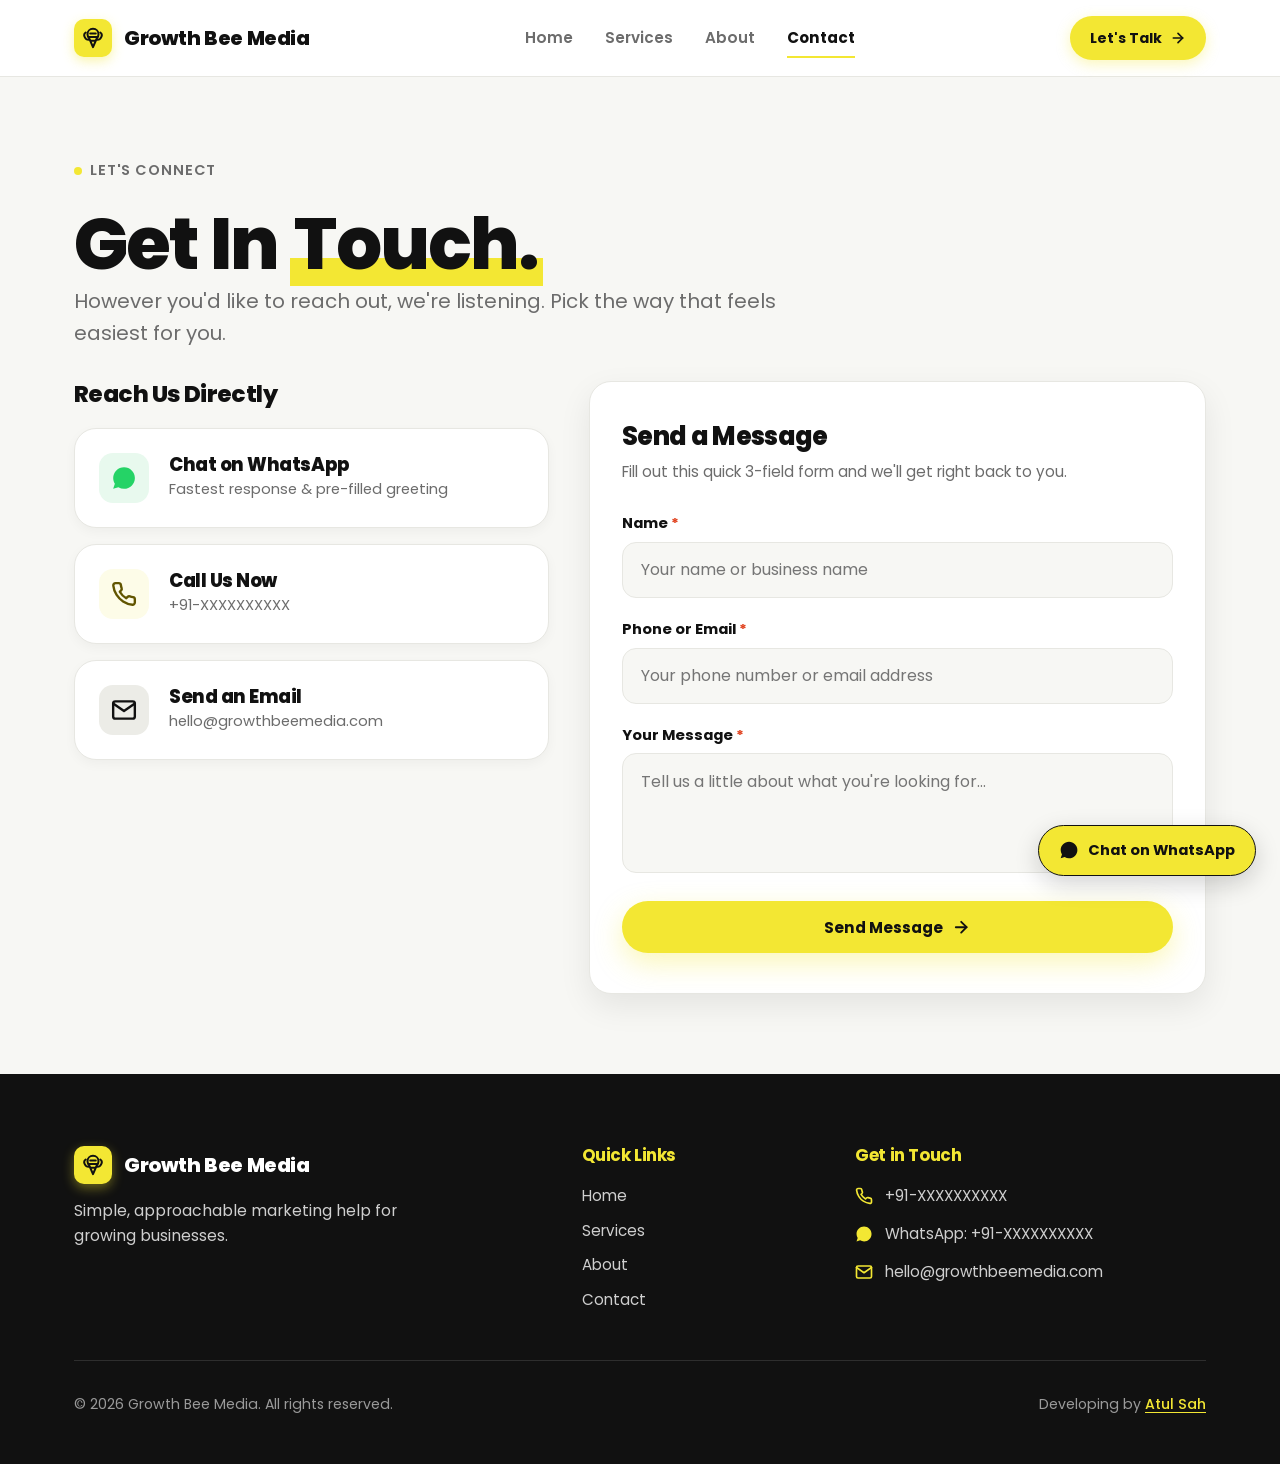
<file: contact.html>
<!DOCTYPE html>
<html lang="en">
<head>
  <meta charset="UTF-8">
  <meta name="viewport" content="width=device-width, initial-scale=1.0">
  <title>Contact Us — Growth Bee Media</title>
  <meta name="description" content="Reach out to Growth Bee Media. Call, WhatsApp, or send us a quick note. We're here to answer your questions and help your business grow.">
  
  <!-- Google Fonts: Poppins & Space Mono -->
  <link rel="preconnect" href="https://fonts.googleapis.com">
  <link rel="preconnect" href="https://fonts.gstatic.com" crossorigin>
  <link href="https://fonts.googleapis.com/css2?family=Poppins:wght@300;400;500;600;700;800;900&family=Space+Mono:wght@400;700&display=swap" rel="stylesheet">
  
  <!-- Favicon -->
  <link rel="icon" type="image/svg+xml" href="images/favicon.svg">
  
  <!-- Global Stylesheet -->
  <link rel="stylesheet" href="css/style.css">
</head>
<body>

  <!-- Site Header -->
  <header class="site-header">
    <div class="wrap header-row">
      <a href="index.html" class="brand-logo" aria-label="Growth Bee Media Home">
        <div class="brand-icon">
          <svg viewBox="0 0 24 24" fill="none" stroke="currentColor" stroke-width="2.2" stroke-linecap="round" stroke-linejoin="round">
            <path d="M12 2C8.5 2 6 4.5 6 8c0 2 .8 3.8 2.2 5.1L12 22l3.8-8.9C17.2 11.8 18 10 18 8c0-3.5-2.5-6-6-6z"/>
            <path d="M9 7h6"/>
            <path d="M8 11h8"/>
            <path d="M10 15h4"/>
            <path d="M4 6c-1.5 1-2 3-1 5 1.5 3 4 3 4 3"/>
            <path d="M20 6c1.5 1 2 3 1 5-1.5 3-4 3-4 3"/>
          </svg>
        </div>
        <span>Growth Bee Media</span>
      </a>

      <!-- Desktop Navigation -->
      <nav class="nav-menu" aria-label="Primary Navigation">
        <a href="index.html" class="nav-link">Home</a>
        <a href="services.html" class="nav-link">Services</a>
        <a href="about.html" class="nav-link">About</a>
        <a href="contact.html" class="nav-link active">Contact</a>
      </nav>

      <!-- Header Actions -->
      <div class="header-actions">
        <a href="contact.html" class="btn-header-cta" aria-label="Call or WhatsApp Growth Bee Media">
          <span>Let's Talk</span>
          <svg viewBox="0 0 24 24" fill="none" stroke="currentColor" stroke-width="2.5" stroke-linecap="round" stroke-linejoin="round">
            <line x1="5" y1="12" x2="19" y2="12"/>
            <polyline points="12 5 19 12 12 19"/>
          </svg>
        </a>

        <!-- Mobile Toggle Button -->
        <button type="button" class="nav-toggle-btn" id="navToggleBtn" aria-label="Toggle navigation menu" aria-expanded="false">
          <svg class="icon-hamburger" viewBox="0 0 24 24" fill="none" stroke="currentColor" stroke-width="2" stroke-linecap="round" stroke-linejoin="round">
            <line x1="3" y1="12" x2="21" y2="12"/>
            <line x1="3" y1="6" x2="21" y2="6"/>
            <line x1="3" y1="18" x2="21" y2="18"/>
          </svg>
          <svg class="icon-close" style="display: none;" viewBox="0 0 24 24" fill="none" stroke="currentColor" stroke-width="2" stroke-linecap="round" stroke-linejoin="round">
            <line x1="18" y1="6" x2="6" y2="18"/>
            <line x1="6" y1="6" x2="18" y2="18"/>
          </svg>
        </button>
      </div>
    </div>

    <!-- Mobile Drawer Menu -->
    <div class="mobile-nav-drawer" id="mobileNavDrawer">
      <nav class="mobile-nav-links">
        <a href="index.html">Home</a>
        <a href="services.html">Services</a>
        <a href="about.html">About</a>
        <a href="contact.html" class="active">Contact</a>
      </nav>
      <div class="mobile-nav-actions">
        <a href="https://wa.me/91XXXXXXXXXX?text=Hi!%20I'm%20interested%20in%20Growth%20Bee%20Media's%20services%20—%20can%20we%20talk?" class="btn btn-whatsapp btn-full" target="_blank" rel="noopener">
          <svg viewBox="0 0 24 24" fill="currentColor">
            <path d="M17.472 14.382c-.301-.15-1.78-.878-2.056-.978-.276-.1-.477-.15-.678.15-.2.3-.778.978-.954 1.179-.175.2-.351.226-.652.075-.301-.15-1.272-.469-2.423-1.496-.895-.798-1.5-1.783-1.676-2.084-.175-.301-.019-.464.132-.614.136-.135.301-.351.451-.527.15-.175.2-.301.3-.501.1-.2.05-.376-.025-.526-.075-.15-.678-1.636-.929-2.242-.244-.59-.493-.51-.678-.52l-.578-.01c-.2 0-.527.075-.803.376s-1.054 1.03-1.054 2.51 1.079 2.91 1.23 3.11c.15.201 2.124 3.243 5.145 4.548.719.311 1.28.497 1.718.636.722.23 1.379.197 1.899.12.579-.087 1.78-.727 2.03-1.43.251-.703.251-1.305.176-1.43-.076-.126-.276-.201-.577-.352zM12.04 2C6.51 2 2.02 6.49 2.02 12.02c0 1.95.56 3.77 1.54 5.31L2 22l4.81-1.52a9.98 9.98 0 0 0 5.23 1.48c5.53 0 10.02-4.49 10.02-10.02S17.57 2 12.04 2z"/>
          </svg>
          <span>Chat on WhatsApp</span>
        </a>
        <a href="tel:+91XXXXXXXXXX" class="btn btn-ghost-dark btn-full">
          <svg viewBox="0 0 24 24" fill="none" stroke="currentColor" stroke-width="2" stroke-linecap="round" stroke-linejoin="round">
            <path d="M22 16.92v3a2 2 0 0 1-2.18 2 19.79 19.79 0 0 1-8.63-3.07 19.5 19.5 0 0 1-6-6 19.79 19.79 0 0 1-3.07-8.67A2 2 0 0 1 4.11 2h3a2 2 0 0 1 2 1.72 12.84 12.84 0 0 0 .7 2.81 2 2 0 0 1-.45 2.11L8.09 9.91a16 16 0 0 0 6 6l1.27-1.27a2 2 0 0 1 2.11-.45 12.84 12.84 0 0 0 2.81.7A2 2 0 0 1 22 16.92z"/>
          </svg>
          <span>Call Us Now</span>
        </a>
      </div>
    </div>
  </header>

  <main>
    <!-- Contact Header Section -->
    <section class="section" style="padding-bottom: 2rem;">
      <div class="wrap">
        <div class="eyebrow">Let's Connect</div>
        <h1 class="sec-title" style="margin-top: 0.5rem;">Get In <span class="y-highlight">Touch.</span></h1>
        <p class="lead">
          However you'd like to reach out, we're listening. Pick the way that feels easiest for you.
        </p>
      </div>
    </section>

    <!-- Multi-Channel Hub & Form -->
    <section class="section" style="padding-top: 0; padding-bottom: 5rem;">
      <div class="wrap">
        <div class="contact-grid-layout">

          <!-- Direct Channels (Left) -->
          <div>
            <h2 style="font-size: 1.45rem; margin-bottom: 1.25rem;">Reach Us Directly</h2>

            <!-- WhatsApp Card -->
            <a href="https://wa.me/91XXXXXXXXXX?text=Hi!%20I'm%20interested%20in%20Growth%20Bee%20Media's%20services%20—%20can%20we%20talk?" class="contact-channel-card" target="_blank" rel="noopener">
              <div class="channel-icon whatsapp">
                <svg viewBox="0 0 24 24" fill="currentColor">
                  <path d="M17.472 14.382c-.301-.15-1.78-.878-2.056-.978-.276-.1-.477-.15-.678.15-.2.3-.778.978-.954 1.179-.175.2-.351.226-.652.075-.301-.15-1.272-.469-2.423-1.496-.895-.798-1.5-1.783-1.676-2.084-.175-.301-.019-.464.132-.614.136-.135.301-.351.451-.527.15-.175.2-.301.3-.501.1-.2.05-.376-.025-.526-.075-.15-.678-1.636-.929-2.242-.244-.59-.493-.51-.678-.52l-.578-.01c-.2 0-.527.075-.803.376s-1.054 1.03-1.054 2.51 1.079 2.91 1.23 3.11c.15.201 2.124 3.243 5.145 4.548.719.311 1.28.497 1.718.636.722.23 1.379.197 1.899.12.579-.087 1.78-.727 2.03-1.43.251-.703.251-1.305.176-1.43-.076-.126-.276-.201-.577-.352zM12.04 2C6.51 2 2.02 6.49 2.02 12.02c0 1.95.56 3.77 1.54 5.31L2 22l4.81-1.52a9.98 9.98 0 0 0 5.23 1.48c5.53 0 10.02-4.49 10.02-10.02S17.57 2 12.04 2z"/>
                </svg>
              </div>
              <div class="channel-info">
                <h3>Chat on WhatsApp</h3>
                <p>Fastest response & pre-filled greeting</p>
              </div>
            </a>

            <!-- Phone Call Card -->
            <a href="tel:+91XXXXXXXXXX" class="contact-channel-card">
              <div class="channel-icon phone">
                <svg viewBox="0 0 24 24" fill="none" stroke="currentColor" stroke-width="2.2" stroke-linecap="round" stroke-linejoin="round">
                  <path d="M22 16.92v3a2 2 0 0 1-2.18 2 19.79 19.79 0 0 1-8.63-3.07 19.5 19.5 0 0 1-6-6 19.79 19.79 0 0 1-3.07-8.67A2 2 0 0 1 4.11 2h3a2 2 0 0 1 2 1.72 12.84 12.84 0 0 0 .7 2.81 2 2 0 0 1-.45 2.11L8.09 9.91a16 16 0 0 0 6 6l1.27-1.27a2 2 0 0 1 2.11-.45 12.84 12.84 0 0 0 2.81.7A2 2 0 0 1 22 16.92z"/>
                </svg>
              </div>
              <div class="channel-info">
                <h3>Call Us Now</h3>
                <p>+91-XXXXXXXXXX</p>
              </div>
            </a>

            <!-- Email Card -->
            <a href="mailto:hello@growthbeemedia.com" class="contact-channel-card">
              <div class="channel-icon email">
                <svg viewBox="0 0 24 24" fill="none" stroke="currentColor" stroke-width="2.2" stroke-linecap="round" stroke-linejoin="round">
                  <path d="M4 4h16c1.1 0 2 .9 2 2v12c0 1.1-.9 2-2 2H4c-1.1 0-2-.9-2-2V6c0-1.1.9-2 2-2z"/>
                  <polyline points="22,6 12,13 2,6"/>
                </svg>
              </div>
              <div class="channel-info">
                <h3>Send an Email</h3>
                <p>hello@growthbeemedia.com</p>
              </div>
            </a>
          </div>

          <!-- 3-Field Form (Right) -->
          <div class="form-box">
            <h2>Send a Message</h2>
            <p class="subtext">
              Fill out this quick 3-field form and we'll get right back to you.
            </p>

            <!-- Success Alert Banner -->
            <div class="form-alert success" id="formSuccessAlert" role="alert">
              <svg viewBox="0 0 24 24" fill="none" stroke="currentColor" stroke-width="2.5" stroke-linecap="round" stroke-linejoin="round">
                <path d="M22 11.08V12a10 10 0 1 1-5.93-9.14"/>
                <polyline points="22 4 12 14.01 9 11.01"/>
              </svg>
              <div>
                <strong>Thanks!</strong> We've got your message and will get back to you soon.
              </div>
            </div>

            <!-- Error Alert Banner -->
            <div class="form-alert error" id="formErrorAlert" role="alert">
              <svg viewBox="0 0 24 24" fill="none" stroke="currentColor" stroke-width="2.5" stroke-linecap="round" stroke-linejoin="round">
                <circle cx="12" cy="12" r="10"/>
                <line x1="12" y1="8" x2="12" y2="12"/>
                <line x1="12" y1="16" x2="12.01" y2="16"/>
              </svg>
              <div>
                <strong>Something went wrong on our end</strong> — but don't worry, you can still reach us on WhatsApp or call us directly using the options on the left.
              </div>
            </div>

            <form id="contactForm" action="https://api.web3forms.com/submit" method="POST">
              <input type="hidden" name="access_key" value="YOUR_ACCESS_KEY_HERE">
              <input type="hidden" name="subject" value="New Enquiry from Growth Bee Media Website">
              <input type="checkbox" name="botcheck" class="visually-hidden" style="display: none;">

              <!-- Field 1: Name -->
              <div class="form-group">
                <label for="nameInput" class="form-label">
                  Name <span class="req">*</span>
                </label>
                <input 
                  type="text" 
                  id="nameInput" 
                  name="name" 
                  class="form-input" 
                  placeholder="Your name or business name" 
                  required
                >
              </div>

              <!-- Field 2: Phone or Email -->
              <div class="form-group">
                <label for="contactInput" class="form-label">
                  Phone or Email <span class="req">*</span>
                </label>
                <input 
                  type="text" 
                  id="contactInput" 
                  name="contact" 
                  class="form-input" 
                  placeholder="Your phone number or email address" 
                  required
                >
              </div>

              <!-- Field 3: Message -->
              <div class="form-group">
                <label for="messageInput" class="form-label">
                  Your Message <span class="req">*</span>
                </label>
                <textarea 
                  id="messageInput" 
                  name="message" 
                  class="form-textarea" 
                  placeholder="Tell us a little about what you're looking for..." 
                  required
                ></textarea>
              </div>

              <!-- Submit Button -->
              <button type="submit" class="btn btn-yellow btn-full">
                <span class="btn-spinner" aria-hidden="true"></span>
                <span class="btn-text">Send Message</span>
                <svg viewBox="0 0 24 24" fill="none" stroke="currentColor" stroke-width="2.5" stroke-linecap="round" stroke-linejoin="round">
                  <line x1="5" y1="12" x2="19" y2="12"/>
                  <polyline points="12 5 19 12 12 19"/>
                </svg>
              </button>
            </form>
          </div>

        </div>
      </div>
    </section>
  </main>

  <!-- Persistent Floating WhatsApp Badge -->
  <a href="https://wa.me/91XXXXXXXXXX?text=Hi!%20I'm%20interested%20in%20Growth%20Bee%20Media's%20services%20—%20can%20we%20talk?" class="floating-contact-btn" target="_blank" rel="noopener" aria-label="Chat directly on WhatsApp">
    <svg viewBox="0 0 24 24" fill="currentColor">
      <path d="M17.472 14.382c-.301-.15-1.78-.878-2.056-.978-.276-.1-.477-.15-.678.15-.2.3-.778.978-.954 1.179-.175.2-.351.226-.652.075-.301-.15-1.272-.469-2.423-1.496-.895-.798-1.5-1.783-1.676-2.084-.175-.301-.019-.464.132-.614.136-.135.301-.351.451-.527.15-.175.2-.301.3-.501.1-.2.05-.376-.025-.526-.075-.15-.678-1.636-.929-2.242-.244-.59-.493-.51-.678-.52l-.578-.01c-.2 0-.527.075-.803.376s-1.054 1.03-1.054 2.51 1.079 2.91 1.23 3.11c.15.201 2.124 3.243 5.145 4.548.719.311 1.28.497 1.718.636.722.23 1.379.197 1.899.12.579-.087 1.78-.727 2.03-1.43.251-.703.251-1.305.176-1.43-.076-.126-.276-.201-.577-.352zM12.04 2C6.51 2 2.02 6.49 2.02 12.02c0 1.95.56 3.77 1.54 5.31L2 22l4.81-1.52a9.98 9.98 0 0 0 5.23 1.48c5.53 0 10.02-4.49 10.02-10.02S17.57 2 12.04 2z"/>
    </svg>
    <span>Chat on WhatsApp</span>
  </a>

  <!-- Site Footer -->
  <footer class="site-footer">
    <div class="wrap">
      <div class="footer-grid">
        <div class="footer-brand">
          <a href="index.html" class="brand-logo" aria-label="Growth Bee Media Home">
            <div class="brand-icon">
              <svg viewBox="0 0 24 24" fill="none" stroke="currentColor" stroke-width="2.2" stroke-linecap="round" stroke-linejoin="round">
                <path d="M12 2C8.5 2 6 4.5 6 8c0 2 .8 3.8 2.2 5.1L12 22l3.8-8.9C17.2 11.8 18 10 18 8c0-3.5-2.5-6-6-6z"/>
                <path d="M9 7h6"/>
                <path d="M8 11h8"/>
                <path d="M10 15h4"/>
                <path d="M4 6c-1.5 1-2 3-1 5 1.5 3 4 3 4 3"/>
                <path d="M20 6c1.5 1 2 3 1 5-1.5 3-4 3-4 3"/>
              </svg>
            </div>
            <span>Growth Bee Media</span>
          </a>
          <p>Simple, approachable marketing help for growing businesses.</p>
        </div>

        <div>
          <h3 class="footer-heading">Quick Links</h3>
          <nav class="footer-links">
            <a href="index.html">Home</a>
            <a href="services.html">Services</a>
            <a href="about.html">About</a>
            <a href="contact.html">Contact</a>
          </nav>
        </div>

        <div>
          <h3 class="footer-heading">Get in Touch</h3>
          <div class="footer-contact-list">
            <a href="tel:+91XXXXXXXXXX" class="footer-contact-item">
              <svg viewBox="0 0 24 24" fill="none" stroke="currentColor" stroke-width="2.2" stroke-linecap="round" stroke-linejoin="round">
                <path d="M22 16.92v3a2 2 0 0 1-2.18 2 19.79 19.79 0 0 1-8.63-3.07 19.5 19.5 0 0 1-6-6 19.79 19.79 0 0 1-3.07-8.67A2 2 0 0 1 4.11 2h3a2 2 0 0 1 2 1.72 12.84 12.84 0 0 0 .7 2.81 2 2 0 0 1-.45 2.11L8.09 9.91a16 16 0 0 0 6 6l1.27-1.27a2 2 0 0 1 2.11-.45 12.84 12.84 0 0 0 2.81.7A2 2 0 0 1 22 16.92z"/>
              </svg>
              <span>+91-XXXXXXXXXX</span>
            </a>

            <a href="https://wa.me/91XXXXXXXXXX?text=Hi!%20I'm%20interested%20in%20Growth%20Bee%20Media's%20services%20—%20can%20we%20talk?" class="footer-contact-item" target="_blank" rel="noopener">
              <svg viewBox="0 0 24 24" fill="currentColor">
                <path d="M17.472 14.382c-.301-.15-1.78-.878-2.056-.978-.276-.1-.477-.15-.678.15-.2.3-.778.978-.954 1.179-.175.2-.351.226-.652.075-.301-.15-1.272-.469-2.423-1.496-.895-.798-1.5-1.783-1.676-2.084-.175-.301-.019-.464.132-.614.136-.135.301-.351.451-.527.15-.175.2-.301.3-.501.1-.2.05-.376-.025-.526-.075-.15-.678-1.636-.929-2.242-.244-.59-.493-.51-.678-.52l-.578-.01c-.2 0-.527.075-.803.376s-1.054 1.03-1.054 2.51 1.079 2.91 1.23 3.11c.15.201 2.124 3.243 5.145 4.548.719.311 1.28.497 1.718.636.722.23 1.379.197 1.899.12.579-.087 1.78-.727 2.03-1.43.251-.703.251-1.305.176-1.43-.076-.126-.276-.201-.577-.352zM12.04 2C6.51 2 2.02 6.49 2.02 12.02c0 1.95.56 3.77 1.54 5.31L2 22l4.81-1.52a9.98 9.98 0 0 0 5.23 1.48c5.53 0 10.02-4.49 10.02-10.02S17.57 2 12.04 2z"/>
              </svg>
              <span>WhatsApp: +91-XXXXXXXXXX</span>
            </a>

            <a href="mailto:hello@growthbeemedia.com" class="footer-contact-item">
              <svg viewBox="0 0 24 24" fill="none" stroke="currentColor" stroke-width="2.2" stroke-linecap="round" stroke-linejoin="round">
                <path d="M4 4h16c1.1 0 2 .9 2 2v12c0 1.1-.9 2-2 2H4c-1.1 0-2-.9-2-2V6c0-1.1.9-2 2-2z"/>
                <polyline points="22,6 12,13 2,6"/>
              </svg>
              <span>hello@growthbeemedia.com</span>
            </a>
          </div>
        </div>
      </div>

      <div class="footer-bottom">
        <p>&copy; 2026 Growth Bee Media. All rights reserved.</p>
        <p>Developing by <a href="https://atulsah.in" target="_blank" rel="noopener" class="footer-dev-link">Atul Sah</a></p>
      </div>
    </div>
  </footer>

  <!-- Main JavaScript & Bee Cursor Motion Engine -->
  <script src="js/main.js"></script>
  <script src="js/bee-cursor.js"></script>
</body>
</html>
</file>
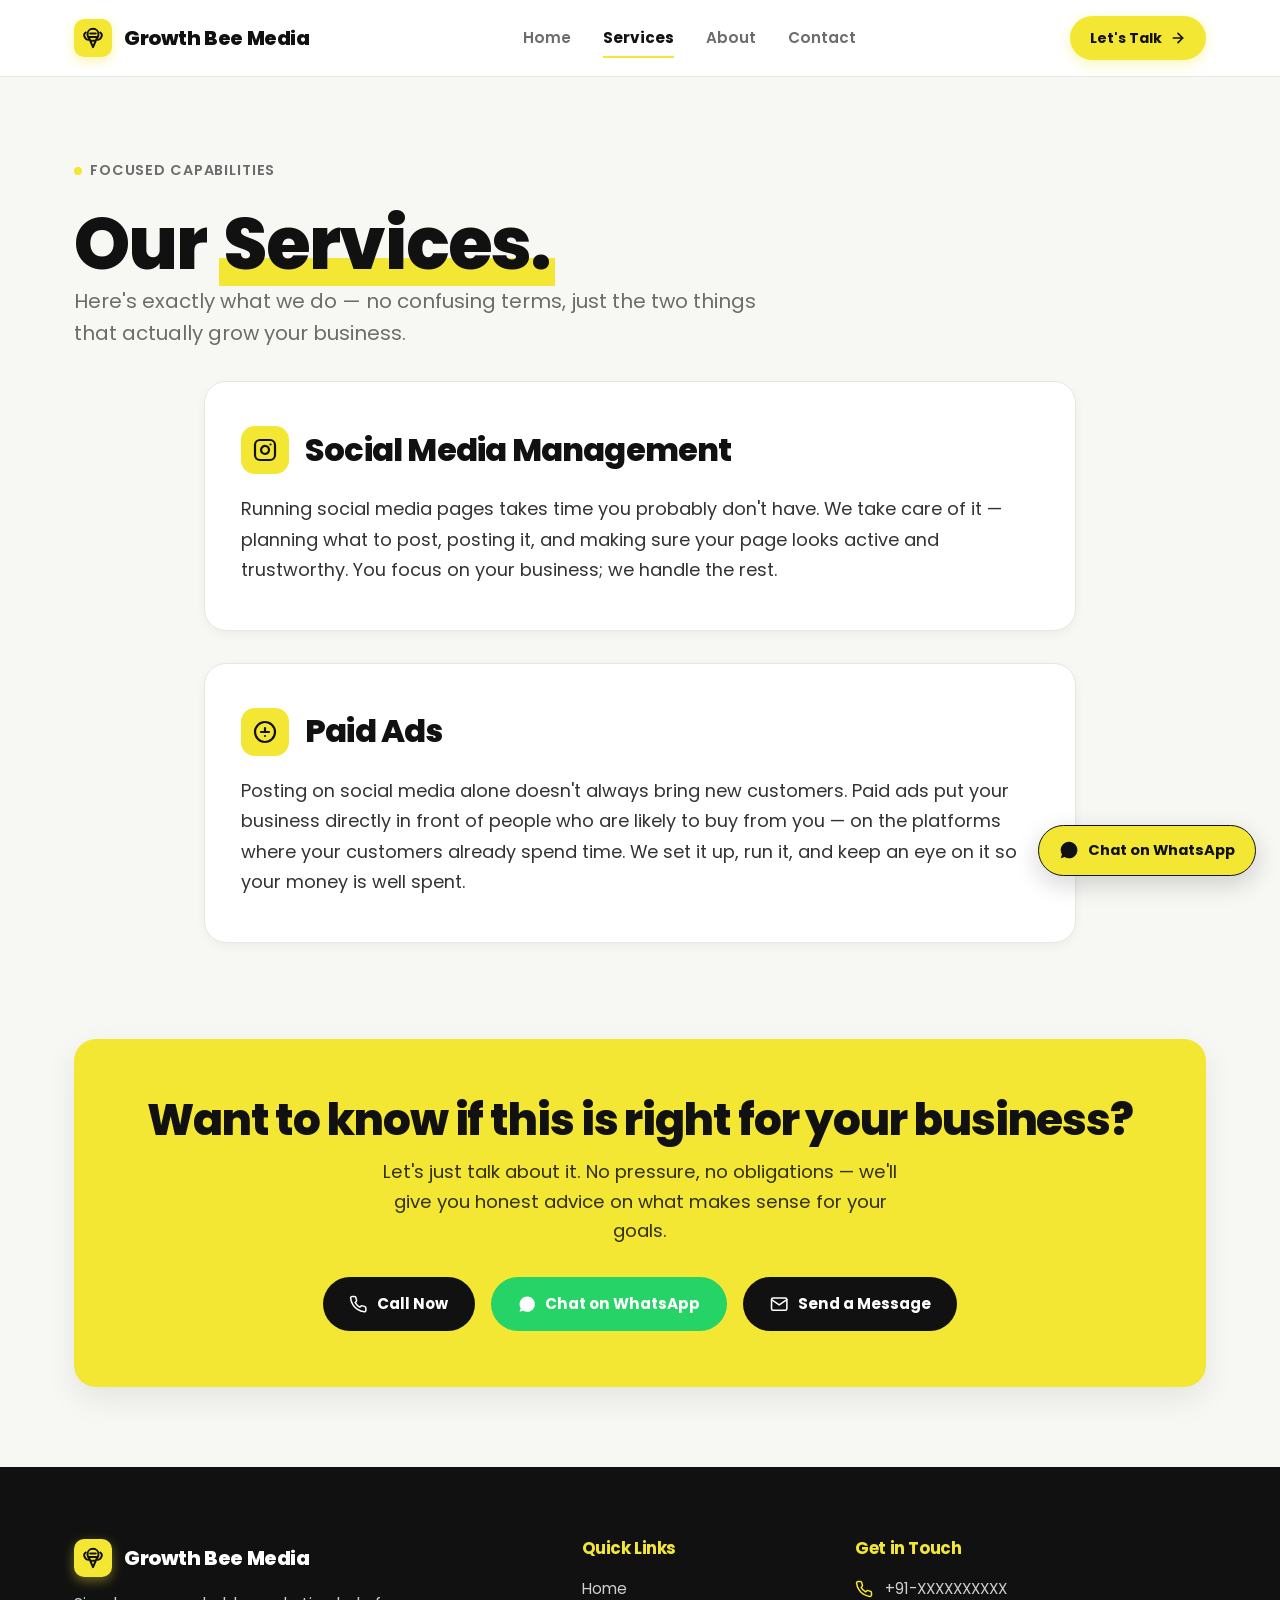
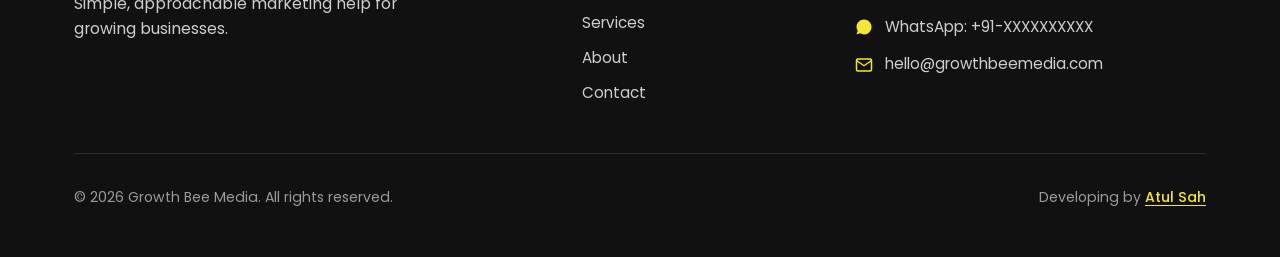
<file: services.html>
<!DOCTYPE html>
<html lang="en">
<head>
  <meta charset="UTF-8">
  <meta name="viewport" content="width=device-width, initial-scale=1.0">
  <title>Services — Growth Bee Media</title>
  <meta name="description" content="Simple, straightforward Social Media Management and Paid Ads for your business. No jargon, just clear work that delivers results.">
  
  <!-- Google Fonts: Poppins & Space Mono -->
  <link rel="preconnect" href="https://fonts.googleapis.com">
  <link rel="preconnect" href="https://fonts.gstatic.com" crossorigin>
  <link href="https://fonts.googleapis.com/css2?family=Poppins:wght@300;400;500;600;700;800;900&family=Space+Mono:wght@400;700&display=swap" rel="stylesheet">
  
  <!-- Favicon -->
  <link rel="icon" type="image/svg+xml" href="images/favicon.svg">
  
  <!-- Global Stylesheet -->
  <link rel="stylesheet" href="css/style.css">
</head>
<body>

  <!-- Site Header -->
  <header class="site-header">
    <div class="wrap header-row">
      <a href="index.html" class="brand-logo" aria-label="Growth Bee Media Home">
        <div class="brand-icon">
          <svg viewBox="0 0 24 24" fill="none" stroke="currentColor" stroke-width="2.2" stroke-linecap="round" stroke-linejoin="round">
            <path d="M12 2C8.5 2 6 4.5 6 8c0 2 .8 3.8 2.2 5.1L12 22l3.8-8.9C17.2 11.8 18 10 18 8c0-3.5-2.5-6-6-6z"/>
            <path d="M9 7h6"/>
            <path d="M8 11h8"/>
            <path d="M10 15h4"/>
            <path d="M4 6c-1.5 1-2 3-1 5 1.5 3 4 3 4 3"/>
            <path d="M20 6c1.5 1 2 3 1 5-1.5 3-4 3-4 3"/>
          </svg>
        </div>
        <span>Growth Bee Media</span>
      </a>

      <!-- Desktop Navigation -->
      <nav class="nav-menu" aria-label="Primary Navigation">
        <a href="index.html" class="nav-link">Home</a>
        <a href="services.html" class="nav-link active">Services</a>
        <a href="about.html" class="nav-link">About</a>
        <a href="contact.html" class="nav-link">Contact</a>
      </nav>

      <!-- Header Actions -->
      <div class="header-actions">
        <a href="contact.html" class="btn-header-cta" aria-label="Call or WhatsApp Growth Bee Media">
          <span>Let's Talk</span>
          <svg viewBox="0 0 24 24" fill="none" stroke="currentColor" stroke-width="2.5" stroke-linecap="round" stroke-linejoin="round">
            <line x1="5" y1="12" x2="19" y2="12"/>
            <polyline points="12 5 19 12 12 19"/>
          </svg>
        </a>

        <!-- Mobile Toggle Button -->
        <button type="button" class="nav-toggle-btn" id="navToggleBtn" aria-label="Toggle navigation menu" aria-expanded="false">
          <svg class="icon-hamburger" viewBox="0 0 24 24" fill="none" stroke="currentColor" stroke-width="2" stroke-linecap="round" stroke-linejoin="round">
            <line x1="3" y1="12" x2="21" y2="12"/>
            <line x1="3" y1="6" x2="21" y2="6"/>
            <line x1="3" y1="18" x2="21" y2="18"/>
          </svg>
          <svg class="icon-close" style="display: none;" viewBox="0 0 24 24" fill="none" stroke="currentColor" stroke-width="2" stroke-linecap="round" stroke-linejoin="round">
            <line x1="18" y1="6" x2="6" y2="18"/>
            <line x1="6" y1="6" x2="18" y2="18"/>
          </svg>
        </button>
      </div>
    </div>

    <!-- Mobile Drawer Menu -->
    <div class="mobile-nav-drawer" id="mobileNavDrawer">
      <nav class="mobile-nav-links">
        <a href="index.html">Home</a>
        <a href="services.html" class="active">Services</a>
        <a href="about.html">About</a>
        <a href="contact.html">Contact</a>
      </nav>
      <div class="mobile-nav-actions">
        <a href="https://wa.me/91XXXXXXXXXX?text=Hi!%20I'm%20interested%20in%20Growth%20Bee%20Media's%20services%20—%20can%20we%20talk?" class="btn btn-whatsapp btn-full" target="_blank" rel="noopener">
          <svg viewBox="0 0 24 24" fill="currentColor">
            <path d="M17.472 14.382c-.301-.15-1.78-.878-2.056-.978-.276-.1-.477-.15-.678.15-.2.3-.778.978-.954 1.179-.175.2-.351.226-.652.075-.301-.15-1.272-.469-2.423-1.496-.895-.798-1.5-1.783-1.676-2.084-.175-.301-.019-.464.132-.614.136-.135.301-.351.451-.527.15-.175.2-.301.3-.501.1-.2.05-.376-.025-.526-.075-.15-.678-1.636-.929-2.242-.244-.59-.493-.51-.678-.52l-.578-.01c-.2 0-.527.075-.803.376s-1.054 1.03-1.054 2.51 1.079 2.91 1.23 3.11c.15.201 2.124 3.243 5.145 4.548.719.311 1.28.497 1.718.636.722.23 1.379.197 1.899.12.579-.087 1.78-.727 2.03-1.43.251-.703.251-1.305.176-1.43-.076-.126-.276-.201-.577-.352zM12.04 2C6.51 2 2.02 6.49 2.02 12.02c0 1.95.56 3.77 1.54 5.31L2 22l4.81-1.52a9.98 9.98 0 0 0 5.23 1.48c5.53 0 10.02-4.49 10.02-10.02S17.57 2 12.04 2z"/>
          </svg>
          <span>Chat on WhatsApp</span>
        </a>
        <a href="tel:+91XXXXXXXXXX" class="btn btn-ghost-dark btn-full">
          <svg viewBox="0 0 24 24" fill="none" stroke="currentColor" stroke-width="2" stroke-linecap="round" stroke-linejoin="round">
            <path d="M22 16.92v3a2 2 0 0 1-2.18 2 19.79 19.79 0 0 1-8.63-3.07 19.5 19.5 0 0 1-6-6 19.79 19.79 0 0 1-3.07-8.67A2 2 0 0 1 4.11 2h3a2 2 0 0 1 2 1.72 12.84 12.84 0 0 0 .7 2.81 2 2 0 0 1-.45 2.11L8.09 9.91a16 16 0 0 0 6 6l1.27-1.27a2 2 0 0 1 2.11-.45 12.84 12.84 0 0 0 2.81.7A2 2 0 0 1 22 16.92z"/>
          </svg>
          <span>Call Us Now</span>
        </a>
      </div>
    </div>
  </header>

  <main>
    <!-- Services Header Section -->
    <section class="section" style="padding-bottom: 2rem;">
      <div class="wrap">
        <div class="eyebrow">Focused Capabilities</div>
        <h1 class="sec-title" style="margin-top: 0.5rem;">Our <span class="y-highlight">Services.</span></h1>
        <p class="lead">
          Here's exactly what we do — no confusing terms, just the two things that actually grow your business.
        </p>
      </div>
    </section>

    <!-- Detailed Services List -->
    <section class="section" style="padding-top: 0; padding-bottom: 3rem;">
      <div class="wrap" style="max-width: 920px;">
        
        <!-- Service Block 1: Social Media Management -->
        <article class="editorial-block" id="smm">
          <div class="editorial-header">
            <div class="editorial-icon">
              <svg viewBox="0 0 24 24" fill="none" stroke="currentColor" stroke-width="2.2" stroke-linecap="round" stroke-linejoin="round">
                <rect x="2" y="2" width="20" height="20" rx="5" ry="5"/>
                <path d="M16 11.37A4 4 0 1 1 12.63 8 4 4 0 0 1 16 11.37z"/>
                <line x1="17.5" y1="6.5" x2="17.51" y2="6.5"/>
              </svg>
            </div>
            <h2>Social Media Management</h2>
          </div>
          <p>
            Running social media pages takes time you probably don't have. We take care of it — planning what to post, posting it, and making sure your page looks active and trustworthy. You focus on your business; we handle the rest.
          </p>
        </article>

        <!-- Service Block 2: Paid Ads -->
        <article class="editorial-block" id="ads">
          <div class="editorial-header">
            <div class="editorial-icon">
              <svg viewBox="0 0 24 24" fill="none" stroke="currentColor" stroke-width="2.2" stroke-linecap="round" stroke-linejoin="round">
                <circle cx="12" cy="12" r="10"/>
                <line x1="12" y1="8" x2="12" y2="12"/>
                <line x1="12" y1="16" x2="12.01" y2="16"/>
                <path d="M8 12h8"/>
              </svg>
            </div>
            <h2>Paid Ads</h2>
          </div>
          <p>
            Posting on social media alone doesn't always bring new customers. Paid ads put your business directly in front of people who are likely to buy from you — on the platforms where your customers already spend time. We set it up, run it, and keep an eye on it so your money is well spent.
          </p>
        </article>

      </div>
    </section>

    <!-- Closing CTA Section -->
    <section class="section" style="padding-top: 1rem; padding-bottom: 5rem;">
      <div class="wrap">
        <div class="closing-banner">
          <h2>Want to know if this is right for your business?</h2>
          <p>Let's just talk about it. No pressure, no obligations — we'll give you honest advice on what makes sense for your goals.</p>
          
          <div class="btn-group center">
            <a href="tel:+91XXXXXXXXXX" class="btn btn-dark">
              <svg viewBox="0 0 24 24" fill="none" stroke="currentColor" stroke-width="2" stroke-linecap="round" stroke-linejoin="round">
                <path d="M22 16.92v3a2 2 0 0 1-2.18 2 19.79 19.79 0 0 1-8.63-3.07 19.5 19.5 0 0 1-6-6 19.79 19.79 0 0 1-3.07-8.67A2 2 0 0 1 4.11 2h3a2 2 0 0 1 2 1.72 12.84 12.84 0 0 0 .7 2.81 2 2 0 0 1-.45 2.11L8.09 9.91a16 16 0 0 0 6 6l1.27-1.27a2 2 0 0 1 2.11-.45 12.84 12.84 0 0 0 2.81.7A2 2 0 0 1 22 16.92z"/>
              </svg>
              <span>Call Now</span>
            </a>

            <a href="https://wa.me/91XXXXXXXXXX?text=Hi!%20I'm%20interested%20in%20Growth%20Bee%20Media's%20services%20—%20can%20we%20talk?" class="btn btn-whatsapp" target="_blank" rel="noopener">
              <svg viewBox="0 0 24 24" fill="currentColor">
                <path d="M17.472 14.382c-.301-.15-1.78-.878-2.056-.978-.276-.1-.477-.15-.678.15-.2.3-.778.978-.954 1.179-.175.2-.351.226-.652.075-.301-.15-1.272-.469-2.423-1.496-.895-.798-1.5-1.783-1.676-2.084-.175-.301-.019-.464.132-.614.136-.135.301-.351.451-.527.15-.175.2-.301.3-.501.1-.2.05-.376-.025-.526-.075-.15-.678-1.636-.929-2.242-.244-.59-.493-.51-.678-.52l-.578-.01c-.2 0-.527.075-.803.376s-1.054 1.03-1.054 2.51 1.079 2.91 1.23 3.11c.15.201 2.124 3.243 5.145 4.548.719.311 1.28.497 1.718.636.722.23 1.379.197 1.899.12.579-.087 1.78-.727 2.03-1.43.251-.703.251-1.305.176-1.43-.076-.126-.276-.201-.577-.352zM12.04 2C6.51 2 2.02 6.49 2.02 12.02c0 1.95.56 3.77 1.54 5.31L2 22l4.81-1.52a9.98 9.98 0 0 0 5.23 1.48c5.53 0 10.02-4.49 10.02-10.02S17.57 2 12.04 2z"/>
              </svg>
              <span>Chat on WhatsApp</span>
            </a>

            <a href="contact.html" class="btn btn-dark">
              <svg viewBox="0 0 24 24" fill="none" stroke="currentColor" stroke-width="2" stroke-linecap="round" stroke-linejoin="round">
                <path d="M4 4h16c1.1 0 2 .9 2 2v12c0 1.1-.9 2-2 2H4c-1.1 0-2-.9-2-2V6c0-1.1.9-2 2-2z"/>
                <polyline points="22,6 12,13 2,6"/>
              </svg>
              <span>Send a Message</span>
            </a>
          </div>
        </div>
      </div>
    </section>
  </main>

  <!-- Persistent Floating WhatsApp Badge -->
  <a href="https://wa.me/91XXXXXXXXXX?text=Hi!%20I'm%20interested%20in%20Growth%20Bee%20Media's%20services%20—%20can%20we%20talk?" class="floating-contact-btn" target="_blank" rel="noopener" aria-label="Chat directly on WhatsApp">
    <svg viewBox="0 0 24 24" fill="currentColor">
      <path d="M17.472 14.382c-.301-.15-1.78-.878-2.056-.978-.276-.1-.477-.15-.678.15-.2.3-.778.978-.954 1.179-.175.2-.351.226-.652.075-.301-.15-1.272-.469-2.423-1.496-.895-.798-1.5-1.783-1.676-2.084-.175-.301-.019-.464.132-.614.136-.135.301-.351.451-.527.15-.175.2-.301.3-.501.1-.2.05-.376-.025-.526-.075-.15-.678-1.636-.929-2.242-.244-.59-.493-.51-.678-.52l-.578-.01c-.2 0-.527.075-.803.376s-1.054 1.03-1.054 2.51 1.079 2.91 1.23 3.11c.15.201 2.124 3.243 5.145 4.548.719.311 1.28.497 1.718.636.722.23 1.379.197 1.899.12.579-.087 1.78-.727 2.03-1.43.251-.703.251-1.305.176-1.43-.076-.126-.276-.201-.577-.352zM12.04 2C6.51 2 2.02 6.49 2.02 12.02c0 1.95.56 3.77 1.54 5.31L2 22l4.81-1.52a9.98 9.98 0 0 0 5.23 1.48c5.53 0 10.02-4.49 10.02-10.02S17.57 2 12.04 2z"/>
    </svg>
    <span>Chat on WhatsApp</span>
  </a>

  <!-- Site Footer -->
  <footer class="site-footer">
    <div class="wrap">
      <div class="footer-grid">
        <div class="footer-brand">
          <a href="index.html" class="brand-logo" aria-label="Growth Bee Media Home">
            <div class="brand-icon">
              <svg viewBox="0 0 24 24" fill="none" stroke="currentColor" stroke-width="2.2" stroke-linecap="round" stroke-linejoin="round">
                <path d="M12 2C8.5 2 6 4.5 6 8c0 2 .8 3.8 2.2 5.1L12 22l3.8-8.9C17.2 11.8 18 10 18 8c0-3.5-2.5-6-6-6z"/>
                <path d="M9 7h6"/>
                <path d="M8 11h8"/>
                <path d="M10 15h4"/>
                <path d="M4 6c-1.5 1-2 3-1 5 1.5 3 4 3 4 3"/>
                <path d="M20 6c1.5 1 2 3 1 5-1.5 3-4 3-4 3"/>
              </svg>
            </div>
            <span>Growth Bee Media</span>
          </a>
          <p>Simple, approachable marketing help for growing businesses.</p>
        </div>

        <div>
          <h3 class="footer-heading">Quick Links</h3>
          <nav class="footer-links">
            <a href="index.html">Home</a>
            <a href="services.html">Services</a>
            <a href="about.html">About</a>
            <a href="contact.html">Contact</a>
          </nav>
        </div>

        <div>
          <h3 class="footer-heading">Get in Touch</h3>
          <div class="footer-contact-list">
            <a href="tel:+91XXXXXXXXXX" class="footer-contact-item">
              <svg viewBox="0 0 24 24" fill="none" stroke="currentColor" stroke-width="2" stroke-linecap="round" stroke-linejoin="round">
                <path d="M22 16.92v3a2 2 0 0 1-2.18 2 19.79 19.79 0 0 1-8.63-3.07 19.5 19.5 0 0 1-6-6 19.79 19.79 0 0 1-3.07-8.67A2 2 0 0 1 4.11 2h3a2 2 0 0 1 2 1.72 12.84 12.84 0 0 0 .7 2.81 2 2 0 0 1-.45 2.11L8.09 9.91a16 16 0 0 0 6 6l1.27-1.27a2 2 0 0 1 2.11-.45 12.84 12.84 0 0 0 2.81.7A2 2 0 0 1 22 16.92z"/>
              </svg>
              <span>+91-XXXXXXXXXX</span>
            </a>

            <a href="https://wa.me/91XXXXXXXXXX?text=Hi!%20I'm%20interested%20in%20Growth%20Bee%20Media's%20services%20—%20can%20we%20talk?" class="footer-contact-item" target="_blank" rel="noopener">
              <svg viewBox="0 0 24 24" fill="currentColor">
                <path d="M17.472 14.382c-.301-.15-1.78-.878-2.056-.978-.276-.1-.477-.15-.678.15-.2.3-.778.978-.954 1.179-.175.2-.351.226-.652.075-.301-.15-1.272-.469-2.423-1.496-.895-.798-1.5-1.783-1.676-2.084-.175-.301-.019-.464.132-.614.136-.135.301-.351.451-.527.15-.175.2-.301.3-.501.1-.2.05-.376-.025-.526-.075-.15-.678-1.636-.929-2.242-.244-.59-.493-.51-.678-.52l-.578-.01c-.2 0-.527.075-.803.376s-1.054 1.03-1.054 2.51 1.079 2.91 1.23 3.11c.15.201 2.124 3.243 5.145 4.548.719.311 1.28.497 1.718.636.722.23 1.379.197 1.899.12.579-.087 1.78-.727 2.03-1.43.251-.703.251-1.305.176-1.43-.076-.126-.276-.201-.577-.352zM12.04 2C6.51 2 2.02 6.49 2.02 12.02c0 1.95.56 3.77 1.54 5.31L2 22l4.81-1.52a9.98 9.98 0 0 0 5.23 1.48c5.53 0 10.02-4.49 10.02-10.02S17.57 2 12.04 2z"/>
              </svg>
              <span>WhatsApp: +91-XXXXXXXXXX</span>
            </a>

            <a href="mailto:hello@growthbeemedia.com" class="footer-contact-item">
              <svg viewBox="0 0 24 24" fill="none" stroke="currentColor" stroke-width="2" stroke-linecap="round" stroke-linejoin="round">
                <path d="M4 4h16c1.1 0 2 .9 2 2v12c0 1.1-.9 2-2 2H4c-1.1 0-2-.9-2-2V6c0-1.1.9-2 2-2z"/>
                <polyline points="22,6 12,13 2,6"/>
              </svg>
              <span>hello@growthbeemedia.com</span>
            </a>
          </div>
        </div>
      </div>

      <div class="footer-bottom">
        <p>&copy; 2026 Growth Bee Media. All rights reserved.</p>
        <p>Developing by <a href="https://atulsah.in" target="_blank" rel="noopener" class="footer-dev-link">Atul Sah</a></p>
      </div>
    </div>
  </footer>

  <!-- Main JavaScript & Bee Cursor Motion Engine -->
  <script src="js/main.js"></script>
  <script src="js/bee-cursor.js"></script>
</body>
</html>
</file>
<file: css/style.css>
/* ==========================================================================
   Growth Bee Media — Style System (Inspired by The Brand Bee)
   High-Impact Modern Agency Aesthetics with Approachable Voice
   ========================================================================== */

/* --------------------------------------------------------------------------
   1. Design Tokens & Variables
   -------------------------------------------------------------------------- */
:root {
  /* Core Brand Colors */
  --ink: #111111;
  --ink-2: #1a1a1a;
  --ink-3: #242424;
  --yellow: #F3E733;
  --yellow-hover: #E3D620;
  --yellow-light: #FDFCE8;
  --paper: #F7F7F4;
  --paper-alt: #ECECE7;
  --white: #FFFFFF;
  
  /* Accents & Grayscale */
  --coral-accent: #FF8F73;
  --sage-accent: #86B87B;
  --gray: #6C6C6C;
  --gray-2: #9A9A9A;
  --gray-3: #CFCFCF;
  --line: #E7E7E2;
  --line-dark: rgba(255, 255, 255, 0.12);

  /* Typography */
  --font-main: 'Poppins', -apple-system, BlinkMacSystemFont, "Segoe UI", Roboto, sans-serif;
  --font-mono: 'Space Mono', monospace;

  /* Sizing & Radii */
  --maxw: 1180px;
  --radius-sm: 8px;
  --radius-md: 14px;
  --radius-lg: 22px;
  --radius-pill: 999px;

  /* Shadows */
  --shadow-sm: 0 4px 12px rgba(17, 17, 17, 0.04);
  --shadow-md: 0 12px 32px rgba(17, 17, 17, 0.08);
  --shadow-lg: 0 24px 60px rgba(17, 17, 17, 0.12);
  --shadow-yellow: 0 10px 28px rgba(243, 231, 51, 0.35);

  /* Transitions */
  --transition: 0.25s cubic-bezier(0.16, 1, 0.3, 1);

  /* 10 Custom Bee Cursors */
  --cur-default: url('../images/cursors/cursor-default-32.png') 4 1, auto;
  --cur-pointer: url('../images/cursors/cursor-pointer-32.png') 14 1, pointer;
  --cur-wait: url('../images/cursors/cursor-wait-32.png') 16 16, wait;
  --cur-crosshair: url('../images/cursors/cursor-crosshair-32.png') 16 16, crosshair;
  --cur-move: url('../images/cursors/cursor-move-32.png') 16 16, move;
  --cur-text: url('../images/cursors/cursor-text-32.png') 11 16, text;
  --cur-expand: url('../images/cursors/cursor-expand-32.png') 16 16, ne-resize;
  --cur-help: url('../images/cursors/cursor-help-32.png') 16 16, help;
  --cur-not-allowed: url('../images/cursors/cursor-not-allowed-32.png') 16 16, not-allowed;
  --cur-speed: url('../images/cursors/cursor-speed-32.png') 28 16, pointer;
}

/* --------------------------------------------------------------------------
   2. Reset & Global Base
   -------------------------------------------------------------------------- */
*, *::before, *::after {
  box-sizing: border-box;
  margin: 0;
  padding: 0;
}

html {
  font-size: 16px;
  scroll-behavior: smooth;
  -webkit-text-size-adjust: 100%;
}

body {
  font-family: var(--font-main);
  background-color: var(--paper);
  color: var(--ink);
  line-height: 1.6;
  min-height: 100vh;
  display: flex;
  flex-direction: column;
  overflow-x: hidden;
  -webkit-font-smoothing: antialiased;
}

main {
  flex: 1 0 auto;
}

img, svg {
  display: block;
  max-width: 100%;
}

a {
  color: inherit;
  text-decoration: none;
  transition: all var(--transition);
}

button, input, textarea {
  font-family: inherit;
  font-size: inherit;
  color: inherit;
  border: none;
  background: none;
}

ul, ol {
  list-style: none;
}

/* --------------------------------------------------------------------------
   3. Typography & Utility Classes
   -------------------------------------------------------------------------- */
.mono {
  font-family: var(--font-mono);
}

.wrap {
  width: 100%;
  max-width: var(--maxw);
  margin: 0 auto;
  padding: 0 24px;
}

.eyebrow {
  display: inline-flex;
  align-items: center;
  gap: 8px;
  font-size: 0.9rem;
  font-weight: 600;
  color: var(--gray);
  text-transform: uppercase;
  letter-spacing: 0.06em;
  margin-bottom: 0.75rem;
}

.eyebrow::before {
  content: '';
  width: 8px;
  height: 8px;
  background-color: var(--yellow);
  border-radius: 50%;
  display: inline-block;
}

.eyebrow.dark {
  color: var(--gray-3);
}

h1, h2, h3, h4 {
  color: inherit;
  font-weight: 800;
  line-height: 1.15;
  letter-spacing: -0.025em;
}

h1 {
  font-size: clamp(2.5rem, 6vw, 4.5rem);
}

h2.sec-title {
  font-size: clamp(2rem, 4vw, 3.25rem);
  font-weight: 800;
  line-height: 1.1;
  letter-spacing: -0.02em;
  margin: 0 0 1rem;
}

/* Yellow Marker Accent Underline */
.y-highlight {
  color: var(--ink);
  background-image: linear-gradient(var(--yellow), var(--yellow));
  background-repeat: no-repeat;
  background-position: 0 90%;
  background-size: 100% 28%;
  padding: 0 4px;
}

.hero .y-highlight {
  color: #FFFFFF;
  background-image: linear-gradient(rgba(243, 231, 51, 0.9), rgba(243, 231, 51, 0.9));
  background-position: 0 88%;
  background-size: 100% 26%;
}

.hollow-text {
  color: transparent;
  -webkit-text-stroke: 1.5px var(--ink);
}

p.lead {
  font-size: clamp(1.05rem, 1.6vw, 1.25rem);
  color: var(--gray);
  line-height: 1.6;
  max-width: 60ch;
}

.text-center {
  text-align: center;
}

.section {
  padding-top: 5rem;
  padding-bottom: 5rem;
}

.section-dark {
  background-color: var(--ink);
  color: #FFFFFF;
}

.section-white {
  background-color: var(--white);
}

.visually-hidden {
  position: absolute;
  width: 1px;
  height: 1px;
  padding: 0;
  margin: -1px;
  overflow: hidden;
  clip: rect(0, 0, 0, 0);
  border: 0;
}

/* --------------------------------------------------------------------------
   4. Buttons & Pill Badges
   -------------------------------------------------------------------------- */
.btn {
  display: inline-flex;
  align-items: center;
  justify-content: center;
  gap: 0.6rem;
  font-weight: 700;
  font-size: 0.95rem;
  padding: 0.85rem 1.6rem;
  border-radius: var(--radius-pill);
  border: 1.5px solid transparent;
  cursor: pointer;
  min-height: 48px;
  min-width: 48px;
  transition: all var(--transition);
  text-align: center;
}

.btn svg {
  width: 1.15rem;
  height: 1.15rem;
  flex-shrink: 0;
  transition: transform var(--transition);
}

.btn:hover svg {
  transform: translateX(3px);
}

.btn-yellow {
  background-color: var(--yellow);
  color: var(--ink);
  box-shadow: var(--shadow-yellow);
}

.btn-yellow:hover {
  background-color: var(--yellow-hover);
  transform: translateY(-2px);
  box-shadow: 0 12px 32px rgba(243, 231, 51, 0.45);
}

.btn-dark {
  background-color: var(--ink);
  color: #FFFFFF;
}

.btn-dark:hover {
  background-color: var(--ink-3);
  transform: translateY(-2px);
  box-shadow: var(--shadow-md);
}

.btn-ghost-white {
  border-color: rgba(255, 255, 255, 0.35);
  color: #FFFFFF;
}

.btn-ghost-white:hover {
  background-color: rgba(255, 255, 255, 0.1);
  border-color: #FFFFFF;
  transform: translateY(-2px);
}

.btn-ghost-dark {
  border-color: var(--ink);
  color: var(--ink);
  background-color: transparent;
}

.btn-ghost-dark:hover {
  background-color: var(--ink);
  color: var(--yellow);
  transform: translateY(-2px);
}

.btn-whatsapp {
  background-color: #25D366;
  color: #FFFFFF;
}

.btn-whatsapp:hover {
  background-color: #20BA5A;
  transform: translateY(-2px);
  box-shadow: 0 8px 24px rgba(37, 211, 102, 0.35);
}

.btn-full {
  width: 100%;
}

.btn-group {
  display: flex;
  flex-wrap: wrap;
  gap: 1rem;
  align-items: center;
}

.btn-group.center {
  justify-content: center;
}

/* Micro Pill Tags */
.tag-pill {
  display: inline-flex;
  align-items: center;
  gap: 6px;
  font-size: 0.85rem;
  font-weight: 600;
  padding: 0.4rem 0.9rem;
  border-radius: var(--radius-pill);
  line-height: 1;
  transition: all var(--transition);
}

.tag-pill.dark-outline {
  border: 1.5px solid var(--ink);
  color: var(--ink);
  background-color: transparent;
}

.tag-pill.dark-outline:hover {
  background-color: var(--ink);
  color: var(--yellow);
}

.tag-pill.white-fill {
  background-color: #FFFFFF;
  border: 1px solid var(--line);
  color: var(--ink);
}

.tag-pill.white-fill:hover {
  background-color: var(--ink);
  color: var(--yellow);
  border-color: var(--ink);
}

.tag-pill.yellow-fill {
  background-color: var(--yellow);
  color: var(--ink);
}

/* --------------------------------------------------------------------------
   5. Site Header & Nav
   -------------------------------------------------------------------------- */
.site-header {
  position: sticky;
  top: 0;
  z-index: 100;
  background-color: rgba(255, 255, 255, 0.94);
  backdrop-filter: blur(12px);
  -webkit-backdrop-filter: blur(12px);
  border-bottom: 1px solid var(--line);
}

.header-row {
  display: flex;
  align-items: center;
  justify-content: space-between;
  height: 76px;
}

/* Brand Logo */
.brand-logo {
  display: flex;
  align-items: center;
  gap: 0.75rem;
  font-size: 1.25rem;
  font-weight: 800;
  color: var(--ink);
  letter-spacing: -0.02em;
}

.brand-icon {
  width: 38px;
  height: 38px;
  background-color: var(--yellow);
  border-radius: 10px;
  display: flex;
  align-items: center;
  justify-content: center;
  color: var(--ink);
  box-shadow: 0 4px 12px rgba(243, 231, 51, 0.4);
}

.brand-icon svg {
  width: 22px;
  height: 22px;
}

/* Desktop Navigation */
.nav-menu {
  display: none;
  align-items: center;
  gap: 2rem;
}

.nav-link {
  font-weight: 600;
  font-size: 0.95rem;
  color: var(--gray);
  position: relative;
  padding: 6px 0;
}

.nav-link::after {
  content: '';
  position: absolute;
  left: 0;
  right: 100%;
  bottom: -2px;
  height: 2.5px;
  background-color: var(--yellow);
  transition: right 0.25s ease;
}

.nav-link:hover {
  color: var(--ink);
}

.nav-link:hover::after,
.nav-link.active::after {
  right: 0;
}

.nav-link.active {
  color: var(--ink);
  font-weight: 700;
}

/* Header Actions */
.header-actions {
  display: flex;
  align-items: center;
  gap: 0.75rem;
}

.btn-header-cta {
  display: inline-flex;
  align-items: center;
  gap: 0.5rem;
  padding: 0.6rem 1.25rem;
  background-color: var(--yellow);
  color: var(--ink);
  border-radius: var(--radius-pill);
  font-weight: 700;
  font-size: 0.88rem;
  box-shadow: 0 4px 14px rgba(243, 231, 51, 0.35);
  min-height: 44px;
}

.btn-header-cta:hover {
  background-color: var(--yellow-hover);
  transform: translateY(-1px);
}

.btn-header-cta svg {
  width: 16px;
  height: 16px;
}

/* Mobile Toggle */
.nav-toggle-btn {
  display: flex;
  align-items: center;
  justify-content: center;
  width: 44px;
  height: 44px;
  border-radius: var(--radius-sm);
  background-color: var(--paper);
  border: 1px solid var(--line);
  color: var(--ink);
  cursor: pointer;
}

.nav-toggle-btn svg {
  width: 24px;
  height: 24px;
}

/* Mobile Nav Drawer */
.mobile-nav-drawer {
  position: fixed;
  top: 76px;
  left: 0;
  width: 100%;
  background-color: var(--white);
  border-bottom: 2px solid var(--line);
  padding: 1.5rem 1.5rem 2rem;
  box-shadow: var(--shadow-lg);
  display: none;
  flex-direction: column;
  gap: 1.25rem;
  z-index: 99;
}

.mobile-nav-drawer.open {
  display: flex;
  animation: slideDown 0.22s ease forwards;
}

@keyframes slideDown {
  from { opacity: 0; transform: translateY(-8px); }
  to { opacity: 1; transform: translateY(0); }
}

.mobile-nav-links {
  display: flex;
  flex-direction: column;
  gap: 0.75rem;
}

.mobile-nav-links a {
  display: block;
  padding: 0.85rem 1.1rem;
  font-size: 1.05rem;
  font-weight: 600;
  border-radius: var(--radius-md);
  color: var(--ink);
  background-color: var(--paper);
}

.mobile-nav-links a.active {
  background-color: var(--yellow);
  color: var(--ink);
  font-weight: 700;
}

.mobile-nav-actions {
  display: flex;
  flex-direction: column;
  gap: 0.75rem;
  margin-top: 0.5rem;
}

/* --------------------------------------------------------------------------
   6. Hero Section (Ultra Dark Agency Style)
   -------------------------------------------------------------------------- */
.hero {
  background-color: var(--ink);
  color: #FFFFFF;
  padding-top: 4.5rem;
  padding-bottom: 4.5rem;
  position: relative;
  overflow: hidden;
}

.hero-glow {
  position: absolute;
  top: -15%;
  right: 5%;
  width: 480px;
  height: 480px;
  border-radius: 50%;
  background: radial-gradient(circle, rgba(243, 231, 51, 0.14) 0%, transparent 65%);
  pointer-events: none;
}

.hero-content {
  max-width: 820px;
  position: relative;
  z-index: 2;
}

.hero-title {
  font-size: clamp(2.5rem, 6.5vw, 4.8rem);
  font-weight: 800;
  line-height: 1.08;
  letter-spacing: -0.03em;
  margin-bottom: 1.5rem;
}

.hero-lead {
  font-size: clamp(1.1rem, 1.8vw, 1.35rem);
  line-height: 1.6;
  color: var(--gray-3);
  font-weight: 300;
  max-width: 620px;
  margin-bottom: 2.25rem;
}

/* Hero Stats Strip */
.stats-strip {
  display: flex;
  flex-wrap: wrap;
  gap: 1.5rem 2.5rem;
  margin-top: 3.5rem;
  padding-top: 2rem;
  border-top: 1px solid var(--line-dark);
}

.stat-item {
  display: flex;
  align-items: center;
  gap: 0.6rem;
  font-family: var(--font-mono);
  font-size: 0.88rem;
  letter-spacing: 0.05em;
  color: var(--gray-3);
}

.stat-item b {
  color: var(--yellow);
  font-weight: 700;
}

/* --------------------------------------------------------------------------
   7. Practice Cards (Two Flagship Services)
   -------------------------------------------------------------------------- */
.practice-grid {
  display: grid;
  grid-template-columns: 1fr;
  gap: 2rem;
  margin-top: 3rem;
}

.practice-card {
  position: relative;
  overflow: hidden;
  border-radius: var(--radius-lg);
  padding: 2.5rem 2.25rem;
  transition: transform 0.3s ease, box-shadow 0.3s ease;
  display: flex;
  flex-direction: column;
  justify-content: space-between;
}

.practice-card:hover {
  transform: translateY(-6px);
}

/* Card 1: Electric Brand Yellow */
.practice-card.hive-yellow {
  background-color: var(--yellow);
  color: var(--ink);
  box-shadow: var(--shadow-sm);
}

.practice-card.hive-yellow:hover {
  box-shadow: 0 24px 60px rgba(17, 17, 17, 0.16);
}

.practice-card.hive-yellow p {
  color: rgba(17, 17, 17, 0.82);
}

/* Card 2: Paper Grid Card with Dark Border */
.practice-card.field-grid {
  background-color: #FFFFFF;
  border: 2px solid var(--ink);
  color: var(--ink);
  box-shadow: var(--shadow-sm);
}

.practice-card.field-grid:hover {
  box-shadow: 0 24px 60px rgba(17, 17, 17, 0.1);
}

.practice-card.field-grid p {
  color: var(--gray);
}

.practice-kicker {
  font-size: 0.95rem;
  font-weight: 700;
  text-transform: uppercase;
  letter-spacing: 0.05em;
  display: inline-flex;
  align-items: center;
  gap: 8px;
  margin-bottom: 1rem;
}

.practice-kicker::before {
  content: '';
  width: 20px;
  height: 2px;
  background-color: currentColor;
}

.practice-card h3 {
  font-size: clamp(1.85rem, 3.2vw, 2.6rem);
  font-weight: 800;
  line-height: 1.1;
  margin-bottom: 0.85rem;
}

.practice-card p {
  font-size: 1.05rem;
  line-height: 1.6;
  margin-bottom: 1.75rem;
  max-width: 48ch;
}

.practice-tags {
  display: flex;
  flex-wrap: wrap;
  gap: 0.6rem;
  margin-bottom: 2rem;
}

.practice-card .btn {
  align-self: flex-start;
}

/* --------------------------------------------------------------------------
   8. "Wired For Growth" / Trust Feature Cells
   -------------------------------------------------------------------------- */
.wired-section {
  background-color: var(--yellow);
  color: var(--ink);
  padding: 5rem 0 6rem;
}

.wired-grid {
  display: grid;
  grid-template-columns: 1fr;
  gap: 1.5rem;
  margin-top: 3rem;
}

.wired-cell {
  position: relative;
  background-color: transparent;
  border: 1.5px solid rgba(17, 17, 17, 0.85);
  border-radius: var(--radius-lg);
  padding: 2.25rem 2rem;
  min-height: 320px;
  display: flex;
  flex-direction: column;
  justify-content: space-between;
  transition: transform 0.35s ease, background 0.35s ease, box-shadow 0.35s ease, color 0.35s ease;
}

.wired-cell:hover {
  transform: translateY(-8px);
  background-color: var(--ink);
  color: #FFFFFF;
  box-shadow: 0 24px 50px rgba(17, 17, 17, 0.22);
}

.wired-icon-art {
  width: 54px;
  height: 54px;
  color: var(--ink);
  opacity: 0.4;
  transition: all 0.35s ease;
}

.wired-cell:hover .wired-icon-art {
  color: var(--yellow);
  opacity: 1;
  transform: rotate(-6deg) scale(1.08);
}

.wired-cell-title {
  font-size: clamp(1.45rem, 2.2vw, 1.85rem);
  font-weight: 800;
  line-height: 1.15;
  margin-bottom: 0.65rem;
}

.wired-cell:hover .wired-cell-title {
  color: var(--yellow);
}

.wired-cell-copy {
  font-size: 0.98rem;
  line-height: 1.55;
  color: rgba(17, 17, 17, 0.8);
  margin-bottom: 0;
}

.wired-cell:hover .wired-cell-copy {
  color: rgba(255, 255, 255, 0.85);
}

/* --------------------------------------------------------------------------
   9. Detail Article Blocks (Services & About)
   -------------------------------------------------------------------------- */
.editorial-block {
  background-color: #FFFFFF;
  border: 1.5px solid var(--line);
  border-radius: var(--radius-lg);
  padding: 2.75rem 2.25rem;
  margin-bottom: 2rem;
  box-shadow: var(--shadow-sm);
  transition: all var(--transition);
}

.editorial-block:hover {
  border-color: var(--ink);
  box-shadow: var(--shadow-md);
}

.editorial-header {
  display: flex;
  align-items: center;
  gap: 1rem;
  margin-bottom: 1.25rem;
}

.editorial-icon {
  width: 48px;
  height: 48px;
  border-radius: var(--radius-md);
  background-color: var(--yellow);
  color: var(--ink);
  display: flex;
  align-items: center;
  justify-content: center;
  flex-shrink: 0;
}

.editorial-icon svg {
  width: 24px;
  height: 24px;
}

.editorial-block h2 {
  font-size: clamp(1.6rem, 2.5vw, 2.1rem);
  margin-bottom: 0;
}

.editorial-block p {
  font-size: 1.12rem;
  line-height: 1.7;
  color: #333333;
}

.editorial-block p:last-child {
  margin-bottom: 0;
}

/* Pull Quote Banner */
.pull-quote {
  background-color: var(--ink);
  color: #FFFFFF;
  border-radius: var(--radius-lg);
  padding: 2.5rem 2.25rem;
  margin-top: 2rem;
  position: relative;
}

.pull-quote p {
  font-size: clamp(1.15rem, 2vw, 1.4rem);
  font-weight: 600;
  line-height: 1.5;
  color: var(--yellow);
  margin-bottom: 0;
}

/* --------------------------------------------------------------------------
   10. Closing Banner CTA
   -------------------------------------------------------------------------- */
.closing-banner {
  background-color: var(--yellow);
  color: var(--ink);
  border-radius: var(--radius-lg);
  padding: 3.5rem 2rem;
  text-align: center;
  box-shadow: var(--shadow-md);
}

.closing-banner h2 {
  font-size: clamp(2rem, 3.5vw, 2.75rem);
  margin-bottom: 0.75rem;
}

.closing-banner p {
  font-size: 1.15rem;
  max-width: 520px;
  margin: 0 auto 2rem;
  color: rgba(17, 17, 17, 0.85);
}

/* --------------------------------------------------------------------------
   11. Contact Hub Layout & Form
   -------------------------------------------------------------------------- */
.contact-grid-layout {
  display: grid;
  grid-template-columns: 1fr;
  gap: 2.5rem;
}

.contact-channel-card {
  background-color: #FFFFFF;
  border: 1.5px solid var(--line);
  border-radius: var(--radius-lg);
  padding: 1.5rem;
  display: flex;
  align-items: center;
  gap: 1.25rem;
  transition: all var(--transition);
  box-shadow: var(--shadow-sm);
  margin-bottom: 1rem;
}

.contact-channel-card:hover {
  transform: translateY(-3px);
  border-color: var(--ink);
  box-shadow: var(--shadow-md);
}

.channel-icon {
  width: 50px;
  height: 50px;
  border-radius: var(--radius-md);
  display: flex;
  align-items: center;
  justify-content: center;
  flex-shrink: 0;
}

.channel-icon.whatsapp {
  background-color: #E8F9EE;
  color: #25D366;
}

.channel-icon.phone {
  background-color: var(--yellow-light);
  color: #615500;
}

.channel-icon.email {
  background-color: var(--paper-alt);
  color: var(--ink);
}

.channel-icon svg {
  width: 26px;
  height: 26px;
}

.channel-info h3 {
  font-size: 1.15rem;
  margin-bottom: 0.2rem;
}

.channel-info p {
  font-size: 0.92rem;
  color: var(--gray);
  margin-bottom: 0;
}

/* Form Container */
.form-box {
  background-color: #FFFFFF;
  border: 1.5px solid var(--line);
  border-radius: var(--radius-lg);
  padding: 2.5rem 2rem;
  box-shadow: var(--shadow-md);
}

.form-box h2 {
  font-size: 1.6rem;
  margin-bottom: 0.5rem;
}

.form-box .subtext {
  color: var(--gray);
  font-size: 0.95rem;
  margin-bottom: 1.75rem;
}

.form-group {
  margin-bottom: 1.25rem;
}

.form-label {
  display: block;
  font-weight: 700;
  font-size: 0.92rem;
  color: var(--ink);
  margin-bottom: 0.4rem;
}

.form-label span.req {
  color: #E03E1A;
}

.form-input,
.form-textarea {
  width: 100%;
  padding: 0.9rem 1.15rem;
  border: 1.5px solid var(--line);
  border-radius: var(--radius-md);
  background-color: var(--paper);
  font-size: 1rem;
  color: var(--ink);
  transition: all var(--transition);
  min-height: 50px;
}

.form-textarea {
  min-height: 120px;
  resize: vertical;
}

.form-input:focus,
.form-textarea:focus {
  outline: none;
  background-color: #FFFFFF;
  border-color: var(--ink);
  box-shadow: 0 0 0 3px rgba(243, 231, 51, 0.45);
}

/* Inline Form Alerts */
.form-alert {
  display: none;
  align-items: flex-start;
  gap: 0.85rem;
  padding: 1.2rem 1.25rem;
  border-radius: var(--radius-md);
  margin-bottom: 1.25rem;
  font-size: 0.98rem;
  line-height: 1.5;
}

.form-alert svg {
  width: 22px;
  height: 22px;
  flex-shrink: 0;
  margin-top: 2px;
}

.form-alert.success {
  background-color: #EDF7EA;
  border: 1.5px solid #A6D896;
  color: #1B4E10;
}

.form-alert.error {
  background-color: #FFF2F0;
  border: 1.5px solid #FFCCC4;
  color: #942512;
}

.btn-spinner {
  display: none;
  width: 18px;
  height: 18px;
  border: 2.5px solid rgba(17, 17, 17, 0.3);
  border-top-color: var(--ink);
  border-radius: 50%;
  animation: spin 0.7s linear infinite;
}

@keyframes spin {
  to { transform: rotate(360deg); }
}

.btn.loading .btn-spinner {
  display: inline-block;
}

/* --------------------------------------------------------------------------
   12. Site Footer
   -------------------------------------------------------------------------- */
.site-footer {
  background-color: var(--ink);
  color: #FFFFFF;
  padding-top: 4.5rem;
  padding-bottom: 3rem;
  margin-top: auto;
}

.footer-grid {
  display: grid;
  grid-template-columns: 1fr;
  gap: 2.5rem;
  margin-bottom: 3rem;
}

.footer-brand .brand-logo {
  color: #FFFFFF;
}

.footer-brand p {
  color: var(--gray-3);
  font-size: 0.98rem;
  margin-top: 0.85rem;
  max-width: 340px;
}

.footer-heading {
  font-size: 1.05rem;
  font-weight: 700;
  color: var(--yellow);
  margin-bottom: 1.15rem;
}

.footer-links {
  display: flex;
  flex-direction: column;
  gap: 0.65rem;
}

.footer-links a {
  color: var(--gray-3);
  font-size: 0.95rem;
}

.footer-links a:hover {
  color: var(--yellow);
}

.footer-contact-list {
  display: flex;
  flex-direction: column;
  gap: 0.85rem;
}

.footer-contact-item {
  display: flex;
  align-items: center;
  gap: 0.75rem;
  font-size: 0.95rem;
  color: var(--gray-3);
}

.footer-contact-item svg {
  width: 18px;
  height: 18px;
  color: var(--yellow);
  flex-shrink: 0;
}

.footer-bottom {
  border-top: 1px solid var(--line-dark);
  padding-top: 2rem;
  display: flex;
  flex-direction: column;
  gap: 0.75rem;
  align-items: center;
  text-align: center;
  font-size: 0.88rem;
  color: var(--gray-2);
}

.footer-dev-link {
  color: var(--yellow);
  text-decoration: underline;
  text-underline-offset: 3px;
  font-weight: 500;
  transition: all var(--transition);
}

.footer-dev-link:hover {
  color: var(--white);
}

/* --------------------------------------------------------------------------
   13. Floating Quick Contact Badge
   -------------------------------------------------------------------------- */
.floating-contact-btn {
  position: fixed;
  bottom: 24px;
  right: 24px;
  z-index: 90;
  background-color: var(--yellow);
  color: var(--ink);
  border: 1.5px solid var(--ink);
  border-radius: var(--radius-pill);
  display: inline-flex;
  align-items: center;
  gap: 0.55rem;
  padding: 0.8rem 1.25rem;
  font-weight: 700;
  font-size: 0.92rem;
  box-shadow: 0 8px 24px rgba(17, 17, 17, 0.18);
  transition: all var(--transition);
}

.floating-contact-btn svg {
  width: 20px;
  height: 20px;
}

.floating-contact-btn:hover {
  transform: translateY(-3px) scale(1.03);
  background-color: var(--yellow-hover);
  box-shadow: 0 12px 30px rgba(17, 17, 17, 0.25);
}

/* --------------------------------------------------------------------------
   14. Responsive Layout Breakpoints
   -------------------------------------------------------------------------- */
@media (min-width: 768px) {
  .practice-grid {
    grid-template-columns: repeat(2, 1fr);
  }

  .wired-grid {
    grid-template-columns: repeat(3, 1fr);
  }

  .footer-grid {
    grid-template-columns: 2fr 1fr 1.5fr;
  }

  .footer-bottom {
    flex-direction: row;
    justify-content: space-between;
  }

  .contact-grid-layout {
    grid-template-columns: 1fr 1.3fr;
    align-items: start;
  }
}

@media (min-width: 1024px) {
  .nav-menu {
    display: flex;
  }

  .nav-toggle-btn {
    display: none;
  }

  .mobile-nav-drawer {
    display: none !important;
  }
}

/* --------------------------------------------------------------------------
   15. 10 Custom Bee Cursors, Flight Motion & Click Engine
   -------------------------------------------------------------------------- */

/* Fallback CSS Cursors for all elements */
html, body {
  cursor: var(--cur-default);
}

a, button, .btn, .nav-link, .brand-logo, [role="button"], label, .pill-tag, summary {
  cursor: var(--cur-pointer);
}

input[type="text"], input[type="email"], input[type="tel"], textarea, [contenteditable="true"] {
  cursor: var(--cur-text);
}

a[target="_blank"], a[href^="tel:"], a[href*="wa.me"], .external-link, .cursor-expand {
  cursor: var(--cur-expand);
}

.stat-cell, .trust-cell, .metric-badge, .cursor-crosshair {
  cursor: var(--cur-crosshair);
}

.practice-card, .pill-marquee, .draggable, .cursor-move, .quote-cell {
  cursor: var(--cur-move);
}

.faq-item, .faq-question, .help-badge, [data-tooltip], abbr, .cursor-help {
  cursor: var(--cur-help);
}

:disabled, [aria-disabled="true"], .disabled, .btn-disabled {
  cursor: var(--cur-not-allowed) !important;
}

.btn-speed, .hero-cta:hover, .btn-primary:hover {
  cursor: var(--cur-speed);
}

body.is-submitting, .is-loading, [aria-busy="true"], .cursor-wait {
  cursor: var(--cur-wait) !important;
}

/* Explicit data-cursor selectors */
[data-cursor="default"] { cursor: var(--cur-default); }
[data-cursor="pointer"] { cursor: var(--cur-pointer); }
[data-cursor="wait"] { cursor: var(--cur-wait) !important; }
[data-cursor="crosshair"] { cursor: var(--cur-crosshair); }
[data-cursor="move"] { cursor: var(--cur-move); }
[data-cursor="text"] { cursor: var(--cur-text); }
[data-cursor="expand"] { cursor: var(--cur-expand); }
[data-cursor="help"] { cursor: var(--cur-help); }
[data-cursor="not-allowed"] { cursor: var(--cur-not-allowed) !important; }
[data-cursor="speed"] { cursor: var(--cur-speed); }

/* Desktop Interactive Follower & Motion Engine */
@media (hover: hover) and (pointer: fine) {
  body.has-custom-cursor,
  body.has-custom-cursor * {
    cursor: none !important;
  }

  .bee-cursor-follower {
    position: fixed;
    top: 0;
    left: 0;
    pointer-events: none;
    z-index: 999999;
    opacity: 0;
    transition: opacity 0.25s ease;
    will-change: transform;
  }

  .bee-cursor-follower.active {
    opacity: 1;
  }

  .bee-cursor-img-wrap {
    width: 46px;
    height: 46px;
    transform-origin: 16px 16px;
    transition: transform 0.08s cubic-bezier(0.16, 1, 0.3, 1);
    filter: drop-shadow(0 4px 12px rgba(17, 17, 17, 0.22));
  }

  .bee-cursor-img {
    width: 100%;
    height: 100%;
    object-fit: contain;
    display: block;
    user-select: none;
    -webkit-user-drag: none;
  }

  /* Hotspot Alignments */
  .bee-cursor-follower.cursor-type-default .bee-cursor-img-wrap {
    margin-top: -4px;
    margin-left: -4px;
  }
  .bee-cursor-follower.cursor-type-pointer .bee-cursor-img-wrap {
    margin-top: -6px;
    margin-left: -18px;
  }
  .bee-cursor-follower.cursor-type-wait .bee-cursor-img-wrap {
    margin-top: -22px;
    margin-left: -22px;
    animation: beeSpinPulse 3.5s linear infinite;
  }
  .bee-cursor-follower.cursor-type-crosshair .bee-cursor-img-wrap {
    margin-top: -22px;
    margin-left: -22px;
  }
  .bee-cursor-follower.cursor-type-move .bee-cursor-img-wrap {
    margin-top: -22px;
    margin-left: -22px;
  }
  .bee-cursor-follower.cursor-type-text .bee-cursor-img-wrap {
    margin-top: -20px;
    margin-left: -14px;
  }
  .bee-cursor-follower.cursor-type-expand .bee-cursor-img-wrap {
    margin-top: -22px;
    margin-left: -22px;
  }
  .bee-cursor-follower.cursor-type-help .bee-cursor-img-wrap {
    margin-top: -18px;
    margin-left: -18px;
  }
  .bee-cursor-follower.cursor-type-not-allowed .bee-cursor-img-wrap {
    margin-top: -20px;
    margin-left: -20px;
  }
  .bee-cursor-follower.cursor-type-speed .bee-cursor-img-wrap {
    margin-top: -20px;
    margin-left: -34px;
  }

  @keyframes beeSpinPulse {
    0% { transform: rotate(0deg); }
    100% { transform: rotate(360deg); }
  }

  /* Click squish bounce */
  .bee-cursor-follower.is-clicking .bee-cursor-img-wrap {
    transform: scale(0.82) !important;
  }
}

/* Click Shockwave Ripple */
.bee-click-ripple {
  position: fixed;
  pointer-events: none;
  z-index: 999997;
  width: 16px;
  height: 16px;
  margin-top: -8px;
  margin-left: -8px;
  border-radius: 50%;
  border: 2.5px solid var(--yellow);
  box-shadow: 0 0 16px rgba(243, 231, 51, 0.7);
  animation: beeShockwave 0.55s cubic-bezier(0.12, 0.8, 0.32, 1) forwards;
}

@keyframes beeShockwave {
  0% {
    transform: scale(0.6);
    opacity: 1;
  }
  100% {
    transform: scale(3.6);
    opacity: 0;
  }
}

/* Pollen Honey Sparkle Burst Particles */
.bee-pollen-sparkle {
  position: fixed;
  pointer-events: none;
  z-index: 999997;
  width: 7px;
  height: 7px;
  margin-top: -3.5px;
  margin-left: -3.5px;
  border-radius: 50%;
  background: var(--yellow);
  box-shadow: 0 0 8px #F3E733;
  animation: beeSparkleShoot 0.55s cubic-bezier(0.16, 1, 0.3, 1) forwards;
}

@keyframes beeSparkleShoot {
  0% {
    transform: translate(0, 0) scale(1);
    opacity: 1;
  }
  100% {
    transform: translate(var(--tx, 20px), var(--ty, 20px)) scale(0);
    opacity: 0;
  }
}

/* --------------------------------------------------------------------------
   16. Interactive 10 Bee Cursor Sandbox / Showcase Component
   -------------------------------------------------------------------------- */
.cursor-showcase-section {
  padding: 100px 0;
  background-color: var(--ink);
  color: var(--white);
  position: relative;
  overflow: hidden;
  border-top: 1px solid var(--line-dark);
  border-bottom: 1px solid var(--line-dark);
}

.cursor-showcase-section::before {
  content: '';
  position: absolute;
  top: -150px;
  right: -100px;
  width: 400px;
  height: 400px;
  border-radius: 50%;
  background: radial-gradient(circle, rgba(243, 231, 51, 0.08) 0%, transparent 70%);
  pointer-events: none;
}

.cursor-showcase-header {
  text-align: center;
  max-width: 760px;
  margin: 0 auto 56px;
}

.cursor-showcase-header .eyebrow {
  background: rgba(243, 231, 51, 0.12);
  color: var(--yellow);
  border: 1px solid rgba(243, 231, 51, 0.3);
  margin-bottom: 16px;
}

.cursor-showcase-header h2 {
  font-size: clamp(2rem, 3.5vw, 2.8rem);
  font-weight: 800;
  line-height: 1.2;
  margin-bottom: 16px;
}

.cursor-showcase-header p {
  color: var(--gray-2);
  font-size: 1.05rem;
  line-height: 1.6;
}

.cursor-showcase-grid {
  display: grid;
  grid-template-columns: repeat(1, 1fr);
  gap: 20px;
}

@media (min-width: 640px) {
  .cursor-showcase-grid {
    grid-template-columns: repeat(2, 1fr);
  }
}

@media (min-width: 1024px) {
  .cursor-showcase-grid {
    grid-template-columns: repeat(5, 1fr);
  }
}

.cursor-card {
  background: var(--ink-2);
  border: 1px solid var(--line-dark);
  border-radius: var(--radius-md);
  padding: 24px 20px;
  display: flex;
  flex-direction: column;
  align-items: center;
  text-align: center;
  position: relative;
  transition: all var(--transition);
  user-select: none;
}

.cursor-card:hover {
  border-color: var(--yellow);
  background: var(--ink-3);
  transform: translateY(-4px);
  box-shadow: 0 12px 30px rgba(0, 0, 0, 0.4);
}

.cursor-card-badge {
  font-family: var(--font-mono);
  font-size: 0.72rem;
  text-transform: uppercase;
  letter-spacing: 0.08em;
  padding: 4px 10px;
  border-radius: var(--radius-pill);
  background: rgba(255, 255, 255, 0.06);
  color: var(--yellow);
  margin-bottom: 18px;
  border: 1px solid rgba(243, 231, 51, 0.2);
}

.cursor-card-img-wrap {
  width: 64px;
  height: 64px;
  display: flex;
  align-items: center;
  justify-content: center;
  margin-bottom: 18px;
  background: rgba(255, 255, 255, 0.03);
  border-radius: 16px;
  border: 1px dashed rgba(255, 255, 255, 0.12);
  transition: all var(--transition);
}

.cursor-card:hover .cursor-card-img-wrap {
  border-color: var(--yellow);
  background: rgba(243, 231, 51, 0.08);
  transform: scale(1.1);
}

.cursor-card-img-wrap img {
  width: 48px;
  height: 48px;
  object-fit: contain;
}

.cursor-card-title {
  font-size: 1.05rem;
  font-weight: 700;
  color: var(--white);
  margin-bottom: 8px;
}

.cursor-card-desc {
  font-size: 0.82rem;
  color: var(--gray-2);
  line-height: 1.5;
  margin-bottom: 14px;
  flex: 1;
}

.cursor-card-trigger {
  display: inline-flex;
  align-items: center;
  gap: 6px;
  font-family: var(--font-mono);
  font-size: 0.72rem;
  color: var(--yellow);
  padding: 6px 12px;
  border-radius: var(--radius-pill);
  background: rgba(243, 231, 51, 0.1);
  border: 1px solid rgba(243, 231, 51, 0.25);
  transition: all var(--transition);
}

.cursor-card:hover .cursor-card-trigger {
  background: var(--yellow);
  color: var(--ink);
  font-weight: 700;
}
</file>
